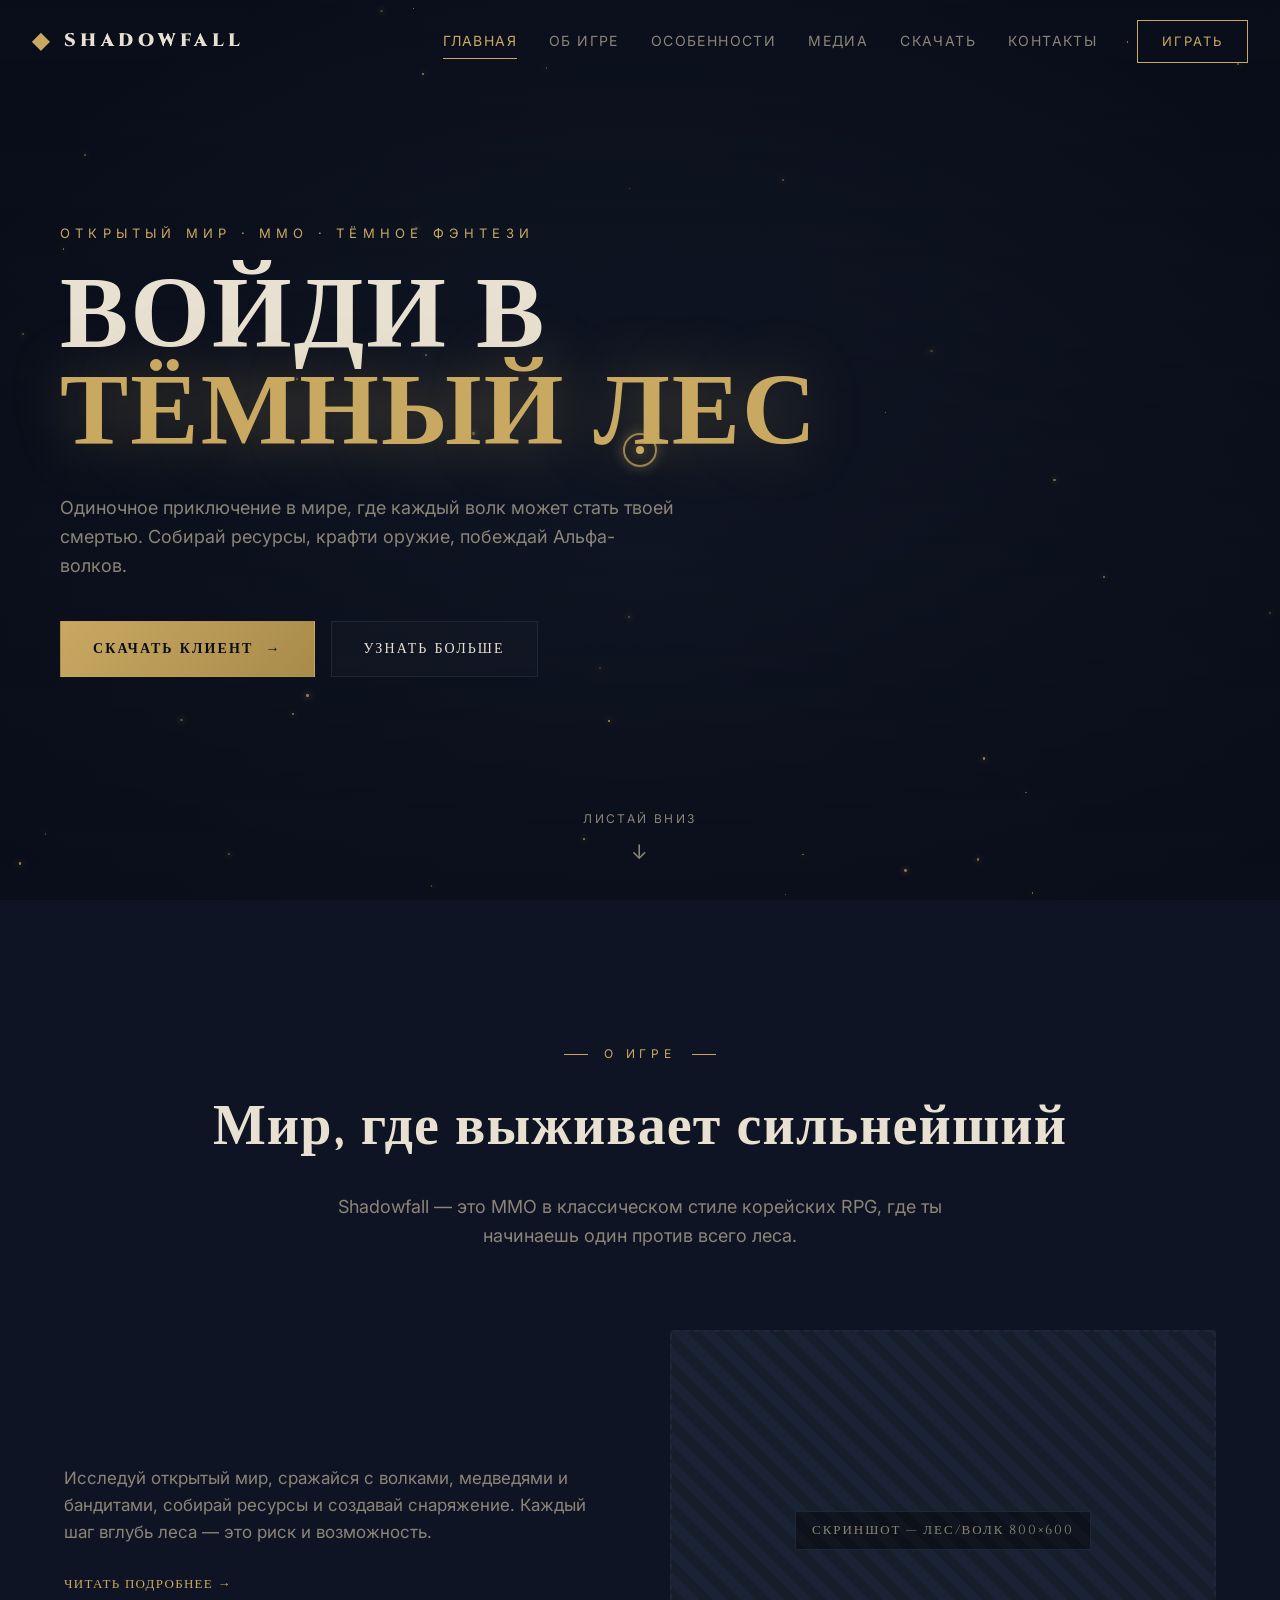
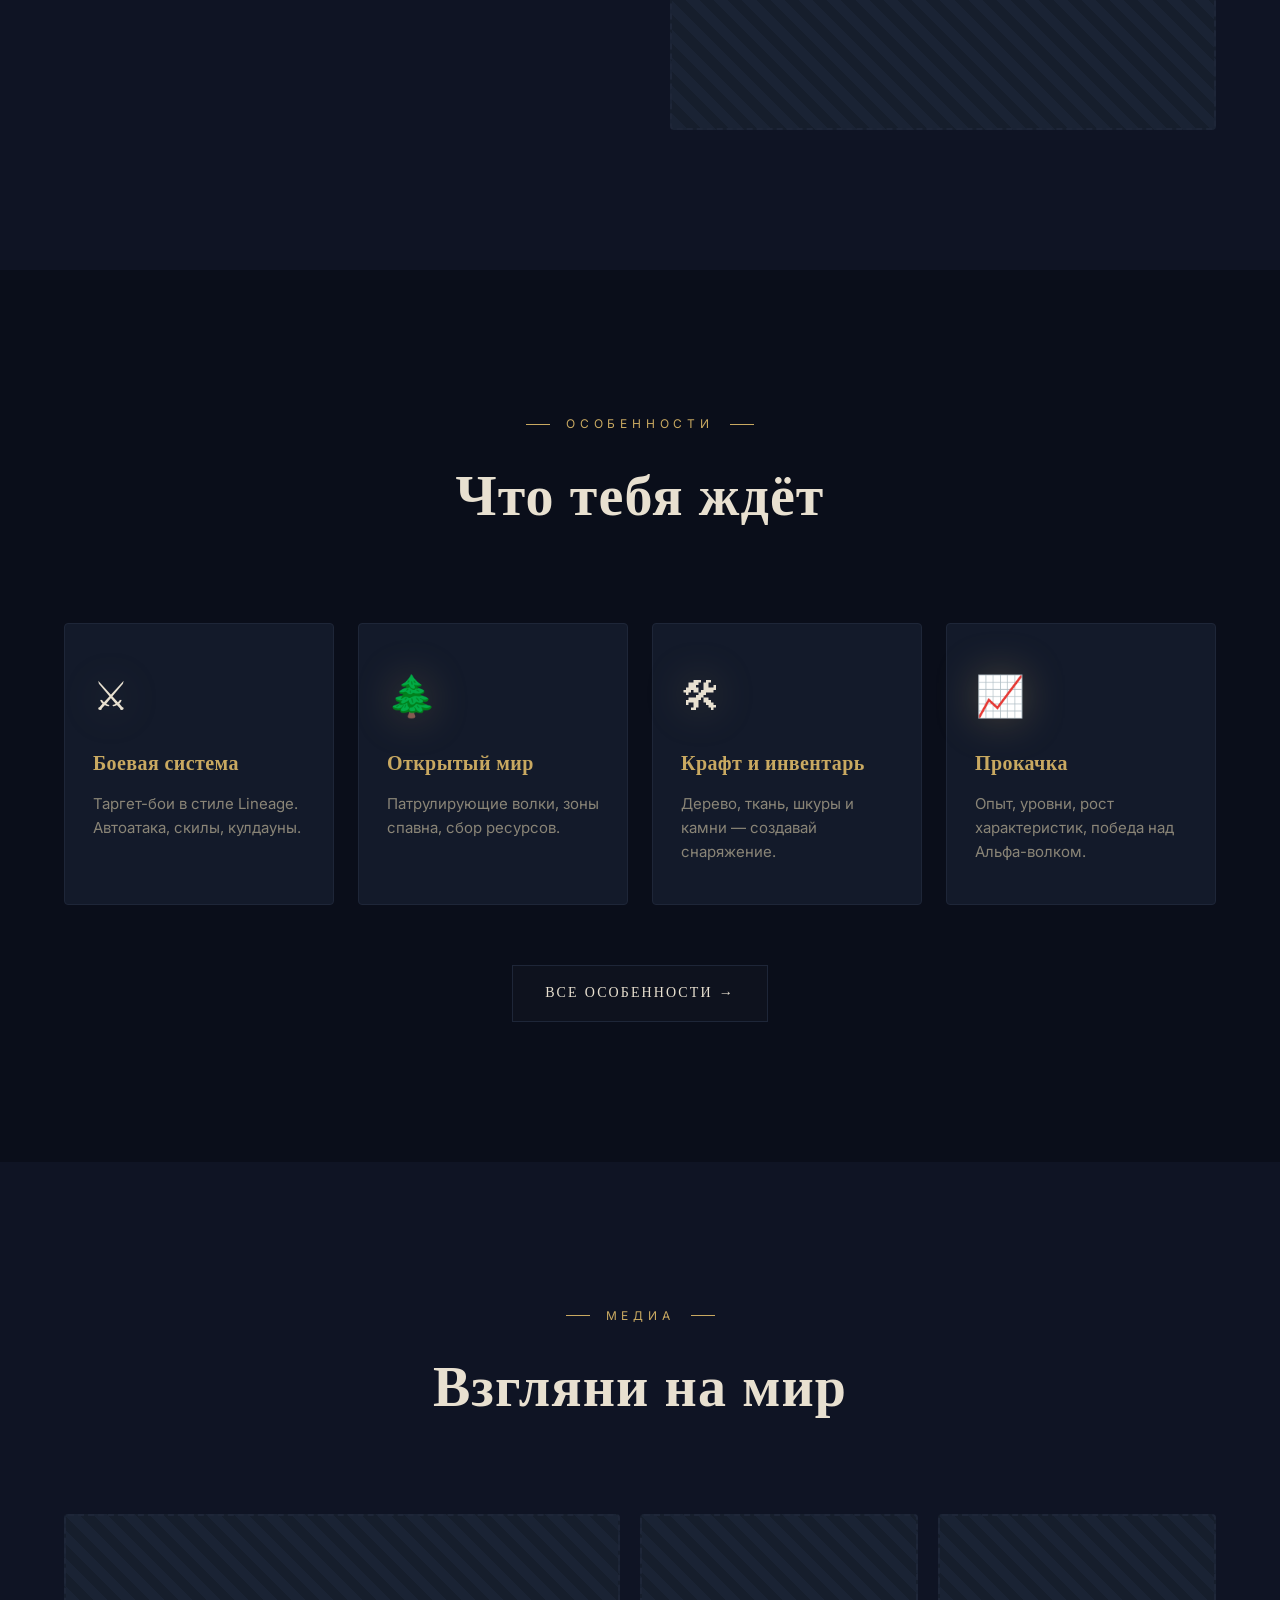
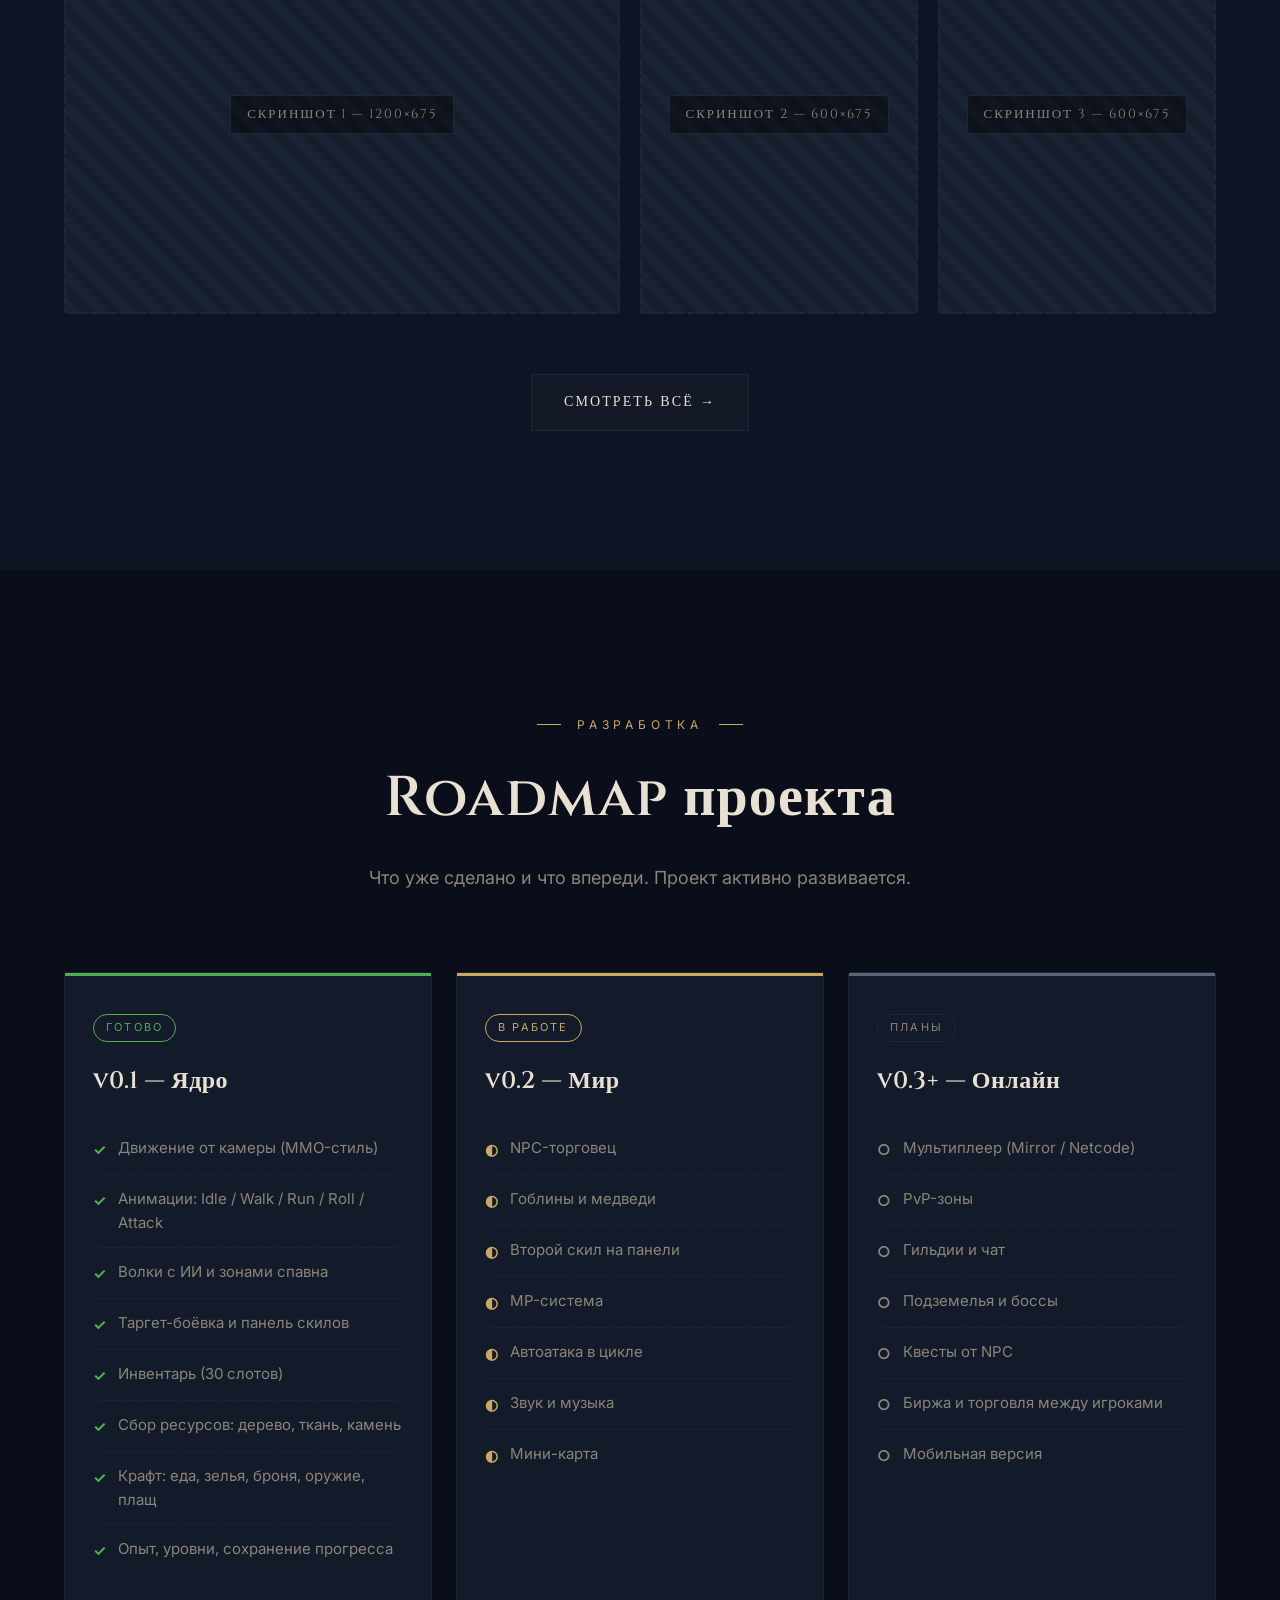
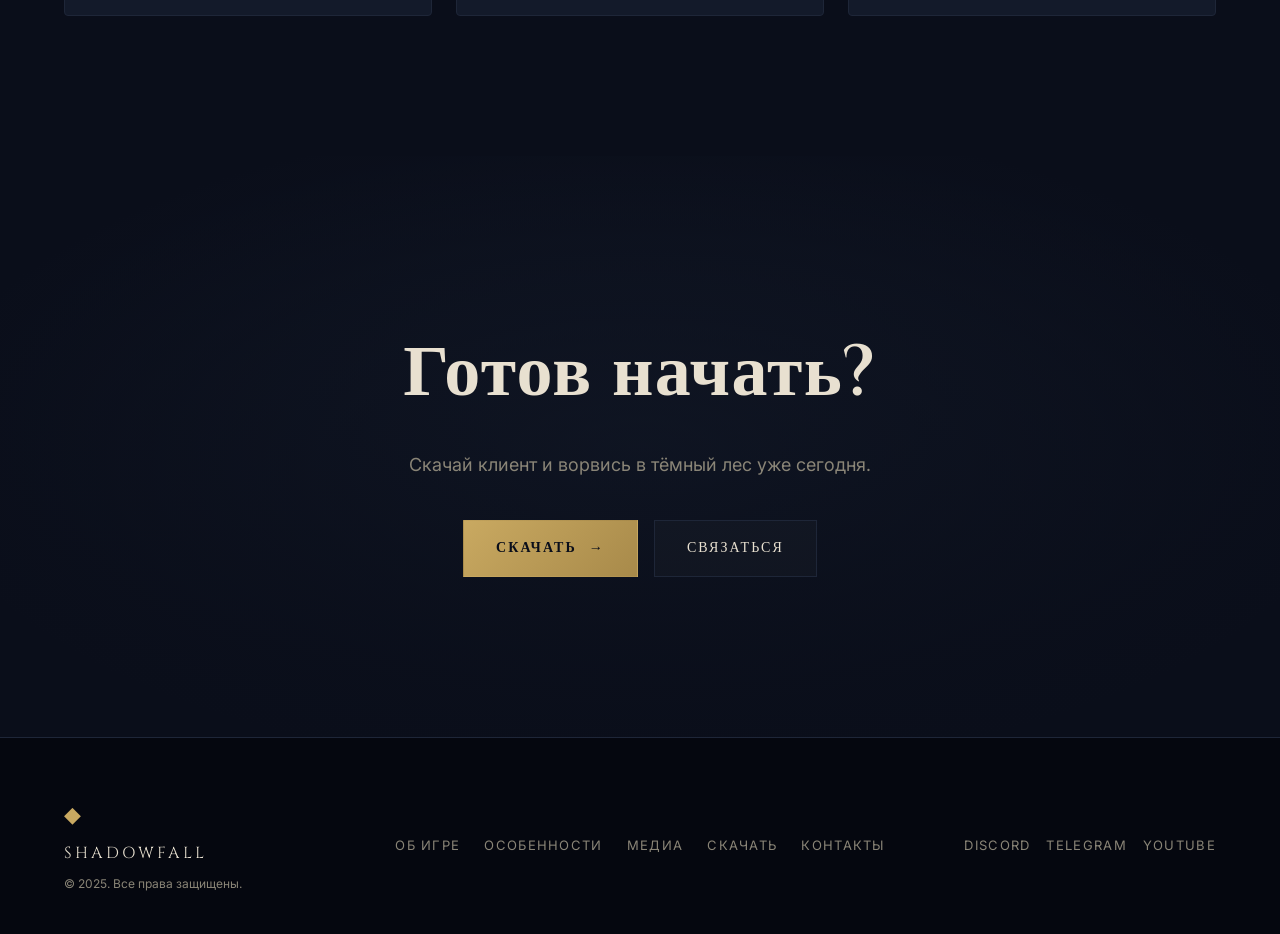
<file: lending/index.html>
<!DOCTYPE html>
<html lang="ru">

<head>
    <meta charset="UTF-8">
    <meta name="viewport" content="width=device-width, initial-scale=1.0">
    <title>Shadowfall — MMO в тёмном фэнтези</title>
    <link rel="preconnect" href="https://fonts.googleapis.com">
    <link rel="preconnect" href="https://fonts.gstatic.com" crossorigin>
    <link
        href="https://fonts.googleapis.com/css2?family=Cinzel:wght@400;600;900&family=Inter:wght@300;400;600&display=swap"
        rel="stylesheet">
    <link rel="stylesheet" href="css/style.css">
</head>

<body>
    <div class="preloader">
        <div class="preloader__mark">◆</div>
        <div class="preloader__text">SHADOWFALL</div>
        <div class="preloader__bar"></div>
    </div>
    <!-- ============ НАВИГАЦИЯ ============ -->
    <header class="nav" id="nav">
        <div class="nav__inner">
            <a href="index.html" class="nav__logo">
                <span class="nav__logo-mark">◆</span>
                <span class="nav__logo-text">SHADOWFALL</span>
            </a>
            <nav class="nav__menu" id="navMenu">
                <a href="index.html" class="nav__link is-active">Главная</a>
                <a href="about.html" class="nav__link">Об игре</a>
                <a href="features.html" class="nav__link">Особенности</a>
                <a href="media.html" class="nav__link">Медиа</a>
                <a href="download.html" class="nav__link">Скачать</a>
                <a href="contacts.html" class="nav__link">Контакты</a>
            </nav>
            <a href="download.html" class="nav__cta">Играть</a>
            <button class="nav__burger" id="navBurger" aria-label="Меню">
                <span></span><span></span><span></span>
            </button>
        </div>
    </header>

    <!-- ============ HERO ============ -->
    <section class="hero" id="hero">
        <!-- ФОН: положи сюда свою картинку -->
        <div class="hero__bg image-placeholder" data-label="FON HERO — 1920×1080"></div>
        <div class="hero__overlay"></div>

        <!-- Плавающие искры (эффект) -->
        <div class="hero__particles" id="particles"></div>

        <div class="hero__content">
            <p class="hero__eyebrow">ОТКРЫТЫЙ МИР · MMO · ТЁМНОЕ ФЭНТЕЗИ</p>
            <h1 class="hero__title">
                <span>ВОЙДИ В</span>
                <span class="hero__title-gold">ТЁМНЫЙ ЛЕС</span>
            </h1>
            <p class="hero__subtitle">
                Одиночное приключение в мире, где каждый волк может стать твоей смертью.
                Собирай ресурсы, крафти оружие, побеждай Альфа-волков.
            </p>
            <div class="hero__buttons">
                <a href="download.html" class="btn btn--primary">
                    <span>Скачать клиент</span>
                    <span class="btn__arrow">→</span>
                </a>
                <a href="about.html" class="btn btn--ghost">Узнать больше</a>
            </div>
        </div>

        <div class="hero__scroll-hint">
            <span>Листай вниз</span>
            <span class="hero__scroll-arrow">↓</span>
        </div>
    </section>

    <!-- ============ О ИГРЕ (кратко) ============ -->
    <section class="section section--dark" id="about-preview">
        <div class="container">
            <div class="section__head reveal">
                <span class="section__eyebrow">О ИГРЕ</span>
                <h2 class="section__title">Мир, где выживает сильнейший</h2>
                <p class="section__lead">
                    Shadowfall — это MMO в классическом стиле корейских RPG,
                    где ты начинаешь один против всего леса.
                </p>
            </div>

            <div class="about-grid">
                <div class="about-grid__text reveal">
                    <p>
                        Исследуй открытый мир, сражайся с волками, медведями и бандитами,
                        собирай ресурсы и создавай снаряжение. Каждый шаг вглубь леса — это риск
                        и возможность.
                    </p>
                    <a href="about.html" class="link-arrow">Читать подробнее →</a>
                </div>
                <div class="about-grid__image image-placeholder reveal" data-label="СКРИНШОТ — ЛЕС/ВОЛК 800×600"></div>
            </div>
        </div>
    </section>

    <!-- ============ ОСОБЕННОСТИ ============ -->
    <section class="section" id="features-preview">
        <div class="container">
            <div class="section__head reveal">
                <span class="section__eyebrow">ОСОБЕННОСТИ</span>
                <h2 class="section__title">Что тебя ждёт</h2>
            </div>

            <div class="features-grid">
                <article class="feature-card reveal" data-tilt>
                    <div class="feature-card__icon">⚔</div>
                    <h3 class="feature-card__title">Боевая система</h3>
                    <p class="feature-card__text">Таргет-бои в стиле Lineage. Автоатака, скилы, кулдауны.</p>
                </article>

                <article class="feature-card reveal" data-tilt>
                    <div class="feature-card__icon">🌲</div>
                    <h3 class="feature-card__title">Открытый мир</h3>
                    <p class="feature-card__text">Патрулирующие волки, зоны спавна, сбор ресурсов.</p>
                </article>

                <article class="feature-card reveal" data-tilt>
                    <div class="feature-card__icon">🛠</div>
                    <h3 class="feature-card__title">Крафт и инвентарь</h3>
                    <p class="feature-card__text">Дерево, ткань, шкуры и камни — создавай снаряжение.</p>
                </article>

                <article class="feature-card reveal" data-tilt>
                    <div class="feature-card__icon">📈</div>
                    <h3 class="feature-card__title">Прокачка</h3>
                    <p class="feature-card__text">Опыт, уровни, рост характеристик, победа над Альфа-волком.</p>
                </article>
            </div>

            <div class="section__more reveal">
                <a href="features.html" class="btn btn--ghost">Все особенности →</a>
            </div>
        </div>
    </section>

    <!-- ============ МЕДИА (превью) ============ -->
    <section class="section section--dark" id="media-preview">
        <div class="container">
            <div class="section__head reveal">
                <span class="section__eyebrow">МЕДИА</span>
                <h2 class="section__title">Взгляни на мир</h2>
            </div>

            <div class="media-grid">
                <div class="media-grid__item image-placeholder reveal" data-label="СКРИНШОТ 1 — 1200×675"></div>
                <div class="media-grid__item image-placeholder reveal" data-label="СКРИНШОТ 2 — 600×675"></div>
                <div class="media-grid__item image-placeholder reveal" data-label="СКРИНШОТ 3 — 600×675"></div>
            </div>

            <div class="section__more reveal">
                <a href="media.html" class="btn btn--ghost">Смотреть всё →</a>
            </div>
        </div>
    </section>
    <!-- ============ ROADMAP ============ -->
    <section class="section" id="roadmap">
        <div class="container">
            <div class="section__head reveal">
                <span class="section__eyebrow">РАЗРАБОТКА</span>
                <h2 class="section__title">Roadmap проекта</h2>
                <p class="section__lead">Что уже сделано и что впереди. Проект активно развивается.</p>
            </div>

            <div class="roadmap">
                <div class="roadmap__col roadmap__col--done reveal">
                    <span class="roadmap__status">Готово</span>
                    <h3 class="roadmap__title">v0.1 — Ядро</h3>
                    <ul class="roadmap__list">
                        <li>Движение от камеры (MMO-стиль)</li>
                        <li>Анимации: Idle / Walk / Run / Roll / Attack</li>
                        <li>Волки с ИИ и зонами спавна</li>
                        <li>Таргет-боёвка и панель скилов</li>
                        <li>Инвентарь (30 слотов)</li>
                        <li>Сбор ресурсов: дерево, ткань, камень</li>
                        <li>Крафт: еда, зелья, броня, оружие, плащ</li>
                        <li>Опыт, уровни, сохранение прогресса</li>
                    </ul>
                </div>

                <div class="roadmap__col roadmap__col--wip reveal">
                    <span class="roadmap__status">В работе</span>
                    <h3 class="roadmap__title">v0.2 — Мир</h3>
                    <ul class="roadmap__list">
                        <li>NPC-торговец</li>
                        <li>Гоблины и медведи</li>
                        <li>Второй скил на панели</li>
                        <li>MP-система</li>
                        <li>Автоатака в цикле</li>
                        <li>Звук и музыка</li>
                        <li>Мини-карта</li>
                    </ul>
                </div>

                <div class="roadmap__col roadmap__col--plan reveal">
                    <span class="roadmap__status">Планы</span>
                    <h3 class="roadmap__title">v0.3+ — Онлайн</h3>
                    <ul class="roadmap__list">
                        <li>Мультиплеер (Mirror / Netcode)</li>
                        <li>PvP-зоны</li>
                        <li>Гильдии и чат</li>
                        <li>Подземелья и боссы</li>
                        <li>Квесты от NPC</li>
                        <li>Биржа и торговля между игроками</li>
                        <li>Мобильная версия</li>
                    </ul>
                </div>
            </div>
        </div>
    </section>
    <!-- ============ CTA ============ -->
    <section class="cta" id="cta">
        <div class="cta__bg image-placeholder" data-label="ФОН CTA — 1920×800"></div>
        <div class="cta__overlay"></div>
        <div class="container cta__inner">
            <h2 class="cta__title reveal">Готов начать?</h2>
            <p class="cta__subtitle reveal">Скачай клиент и ворвись в тёмный лес уже сегодня.</p>
            <div class="cta__buttons reveal">
                <a href="download.html" class="btn btn--primary">
                    <span>Скачать</span>
                    <span class="btn__arrow">→</span>
                </a>
                <a href="contacts.html" class="btn btn--ghost">Связаться</a>
            </div>
        </div>
    </section>

    <!-- ============ FOOTER ============ -->
    <footer class="footer">
        <div class="container footer__inner">
            <div class="footer__brand">
                <span class="nav__logo-mark">◆</span> SHADOWFALL
                <p class="footer__copy">© 2025. Все права защищены.</p>
            </div>

            <nav class="footer__nav">
                <a href="about.html">Об игре</a>
                <a href="features.html">Особенности</a>
                <a href="media.html">Медиа</a>
                <a href="download.html">Скачать</a>
                <a href="contacts.html">Контакты</a>
            </nav>

            <div class="footer__social">
                <a href="#" class="footer__social-link">Discord</a>
                <a href="#" class="footer__social-link">Telegram</a>
                <a href="#" class="footer__social-link">YouTube</a>
            </div>
        </div>
    </footer>

    <script src="js/main.js"></script>
</body>

</html>
</file>
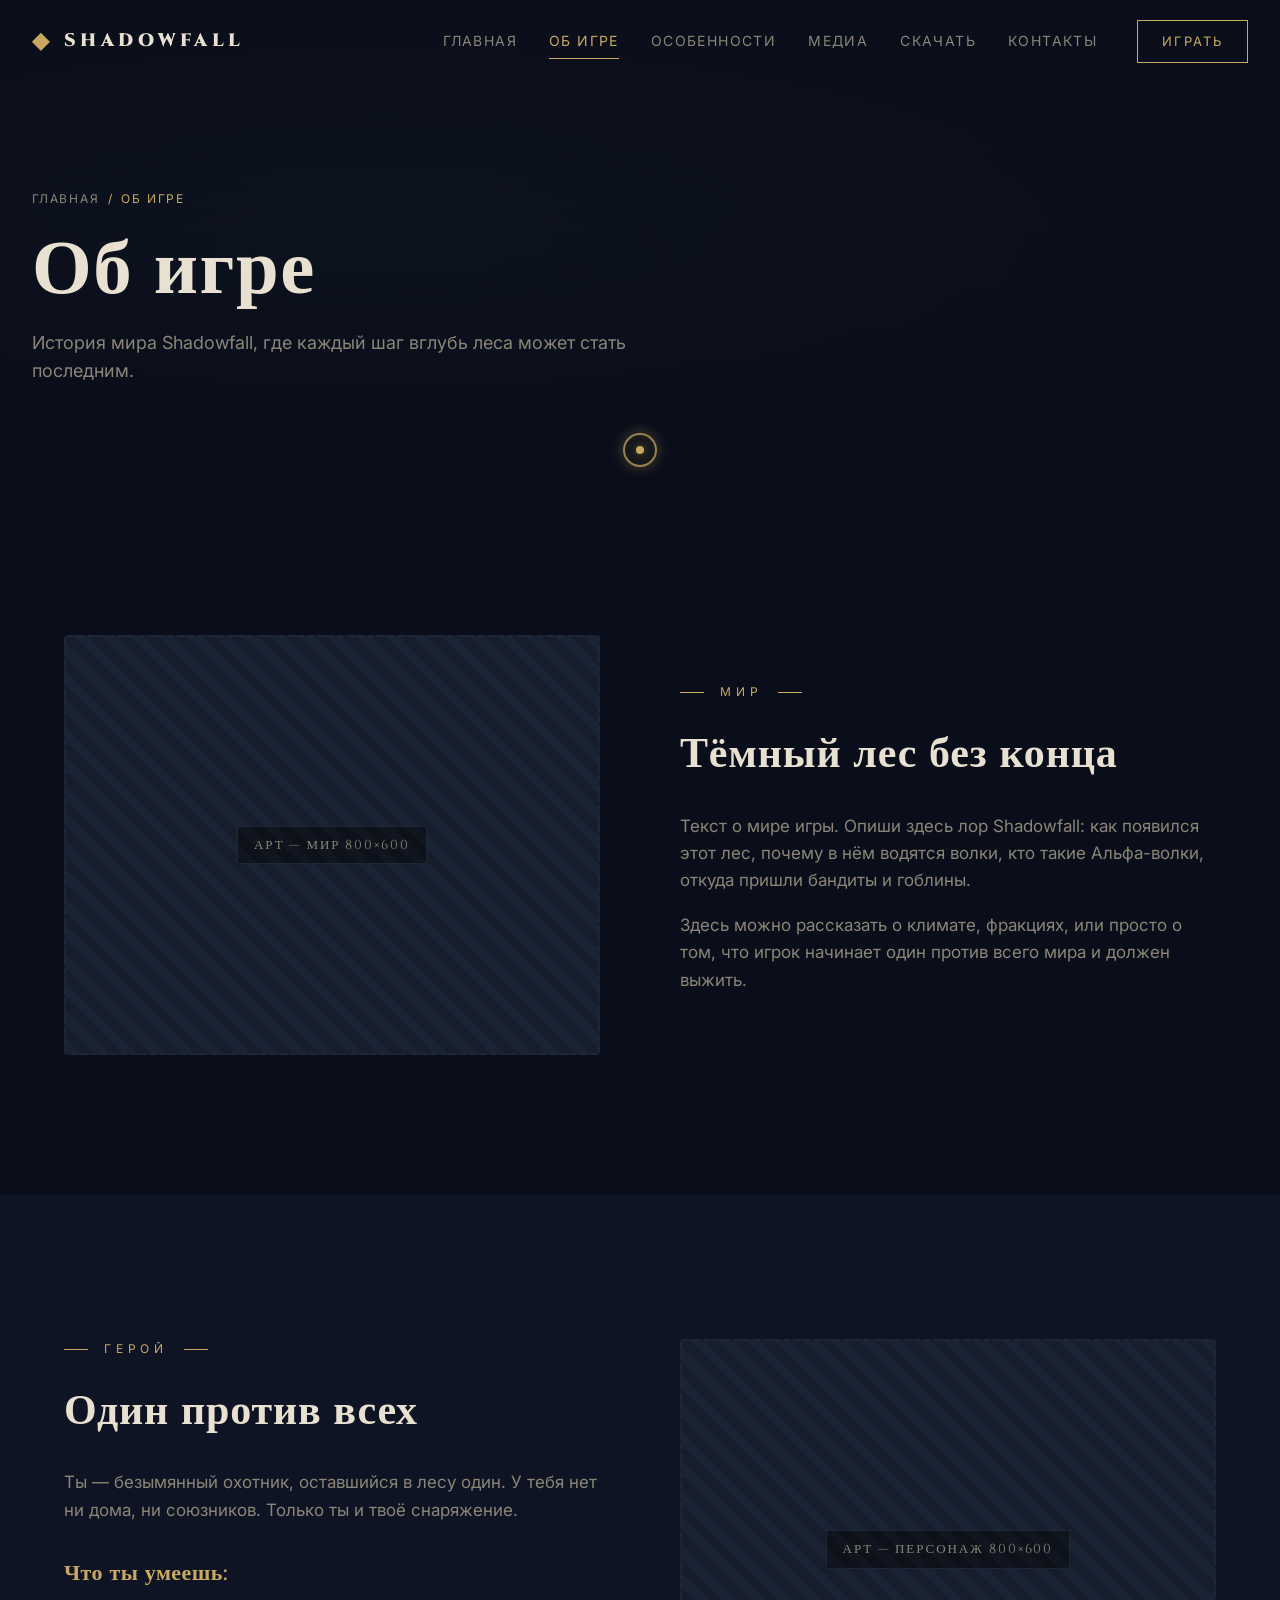
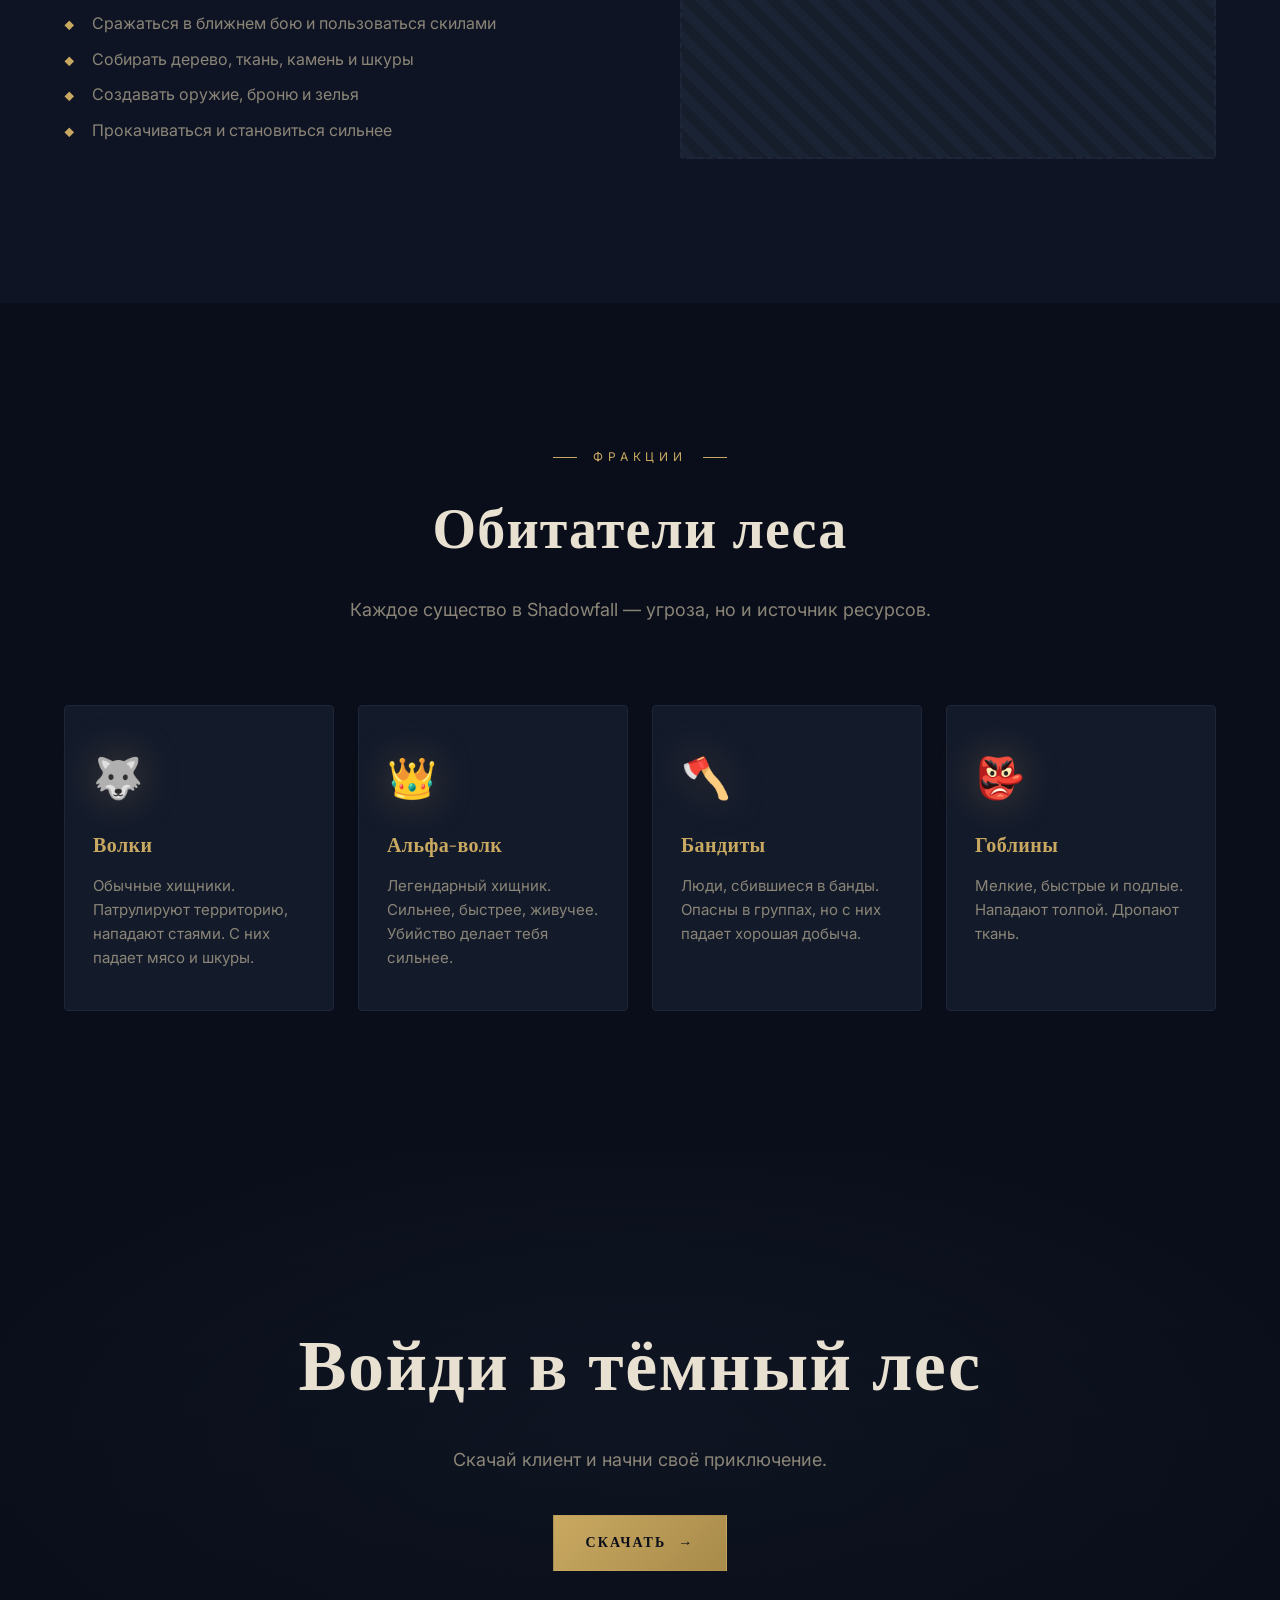
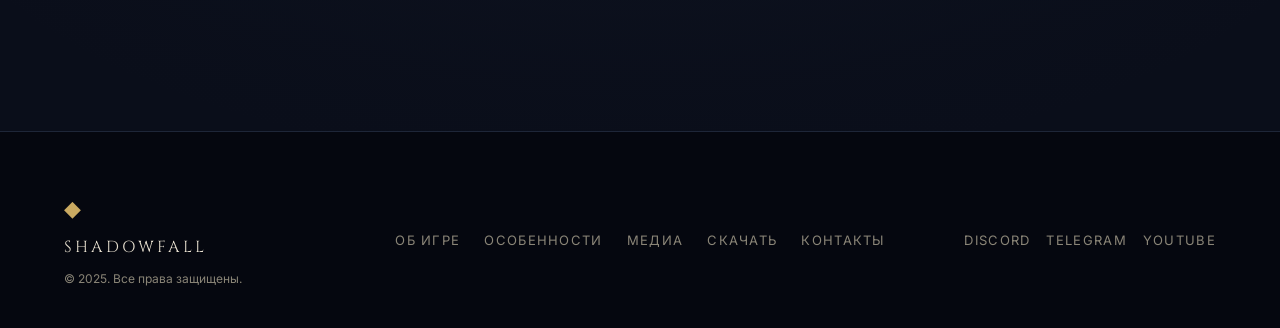
<file: lending/about.html>
<!DOCTYPE html>
<html lang="ru">

<head>
    <meta charset="UTF-8">
    <meta name="viewport" content="width=device-width, initial-scale=1.0">
    <title>Об игре — Shadowfall</title>
    <link rel="preconnect" href="https://fonts.googleapis.com">
    <link rel="preconnect" href="https://fonts.gstatic.com" crossorigin>
    <link
        href="https://fonts.googleapis.com/css2?family=Cinzel:wght@400;600;900&family=Inter:wght@300;400;600&display=swap"
        rel="stylesheet">
    <link rel="stylesheet" href="css/style.css">
</head>

<body>
    <div class="preloader">
        <div class="preloader__mark">◆</div>
        <div class="preloader__text">SHADOWFALL</div>
        <div class="preloader__bar"></div>
    </div>
    <!-- NAV (копируй из index.html, поменяй is-active) -->
    <header class="nav" id="nav">
        <div class="nav__inner">
            <a href="index.html" class="nav__logo">
                <span class="nav__logo-mark">◆</span>
                <span class="nav__logo-text">SHADOWFALL</span>
            </a>
            <nav class="nav__menu" id="navMenu">
                <a href="index.html" class="nav__link">Главная</a>
                <a href="about.html" class="nav__link is-active">Об игре</a>
                <a href="features.html" class="nav__link">Особенности</a>
                <a href="media.html" class="nav__link">Медиа</a>
                <a href="download.html" class="nav__link">Скачать</a>
                <a href="contacts.html" class="nav__link">Контакты</a>
            </nav>
            <a href="download.html" class="nav__cta">Играть</a>
            <button class="nav__burger" id="navBurger" aria-label="Меню">
                <span></span><span></span><span></span>
            </button>
        </div>
    </header>

    <main>

        <!-- PAGE HERO -->
        <section class="page-hero">
            <div class="page-hero__bg image-placeholder" data-label="ФОН — ОБ ИГРЕ 1920×800"></div>
            <div class="page-hero__overlay"></div>
            <div class="page-hero__inner">
                <nav class="breadcrumbs reveal">
                    <a href="index.html">Главная</a>
                    <span>/</span>
                    <span>Об игре</span>
                </nav>
                <h1 class="page-hero__title reveal">Об игре</h1>
                <p class="page-hero__sub reveal">История мира Shadowfall, где каждый шаг вглубь леса может стать
                    последним.</p>
            </div>
        </section>

        <!-- МИР -->
        <section class="section">
            <div class="container">
                <div class="split">
                    <div class="split__image image-placeholder reveal" data-label="АРТ — МИР 800×600"></div>
                    <div class="text-block reveal">
                        <span class="section__eyebrow">МИР</span>
                        <h2>Тёмный лес без конца</h2>
                        <p>Текст о мире игры. Опиши здесь лор Shadowfall: как появился этот лес, почему в нём водятся
                            волки, кто такие Альфа-волки, откуда пришли бандиты и гоблины.</p>
                        <p>Здесь можно рассказать о климате, фракциях, или просто о том, что игрок начинает один против
                            всего мира и должен выжить.</p>
                    </div>
                </div>
            </div>
        </section>

        <!-- ИГРОК -->
        <section class="section section--dark">
            <div class="container">
                <div class="split split--reverse">
                    <div class="split__image image-placeholder reveal" data-label="АРТ — ПЕРСОНАЖ 800×600"></div>
                    <div class="text-block reveal">
                        <span class="section__eyebrow">ГЕРОЙ</span>
                        <h2>Один против всех</h2>
                        <p>Ты — безымянный охотник, оставшийся в лесу один. У тебя нет ни дома, ни союзников. Только ты
                            и твоё снаряжение.</p>
                        <h3>Что ты умеешь:</h3>
                        <ul>
                            <li>Сражаться в ближнем бою и пользоваться скилами</li>
                            <li>Собирать дерево, ткань, камень и шкуры</li>
                            <li>Создавать оружие, броню и зелья</li>
                            <li>Прокачиваться и становиться сильнее</li>
                        </ul>
                    </div>
                </div>
            </div>
        </section>

        <!-- ФРАКЦИИ / ВРАГИ -->
        <section class="section">
            <div class="container">
                <div class="section__head reveal">
                    <span class="section__eyebrow">ФРАКЦИИ</span>
                    <h2 class="section__title">Обитатели леса</h2>
                    <p class="section__lead">Каждое существо в Shadowfall — угроза, но и источник ресурсов.</p>
                </div>

                <div class="features-grid">
                    <article class="feature-card reveal" data-tilt>
                        <div class="feature-card__icon">🐺</div>
                        <h3 class="feature-card__title">Волки</h3>
                        <p class="feature-card__text">Обычные хищники. Патрулируют территорию, нападают стаями. С них
                            падает мясо и шкуры.</p>
                    </article>

                    <article class="feature-card reveal" data-tilt>
                        <div class="feature-card__icon">👑</div>
                        <h3 class="feature-card__title">Альфа-волк</h3>
                        <p class="feature-card__text">Легендарный хищник. Сильнее, быстрее, живучее. Убийство делает
                            тебя сильнее.</p>
                    </article>

                    <article class="feature-card reveal" data-tilt>
                        <div class="feature-card__icon">🪓</div>
                        <h3 class="feature-card__title">Бандиты</h3>
                        <p class="feature-card__text">Люди, сбившиеся в банды. Опасны в группах, но с них падает хорошая
                            добыча.</p>
                    </article>

                    <article class="feature-card reveal" data-tilt>
                        <div class="feature-card__icon">👺</div>
                        <h3 class="feature-card__title">Гоблины</h3>
                        <p class="feature-card__text">Мелкие, быстрые и подлые. Нападают толпой. Дропают ткань.</p>
                    </article>
                </div>
            </div>
        </section>

        <!-- CTA -->
        <section class="cta">
            <div class="cta__bg image-placeholder" data-label="ФОН CTA 1920×800"></div>
            <div class="cta__overlay"></div>
            <div class="container cta__inner">
                <h2 class="cta__title reveal">Войди в тёмный лес</h2>
                <p class="cta__subtitle reveal">Скачай клиент и начни своё приключение.</p>
                <div class="cta__buttons reveal">
                    <a href="download.html" class="btn btn--primary">
                        <span>Скачать</span>
                        <span class="btn__arrow">→</span>
                    </a>
                </div>
            </div>
        </section>

    </main>

    <!-- FOOTER (копируй из index.html) -->
    <footer class="footer">
        <div class="container footer__inner">
            <div class="footer__brand">
                <span class="nav__logo-mark">◆</span> SHADOWFALL
                <p class="footer__copy">© 2025. Все права защищены.</p>
            </div>
            <nav class="footer__nav">
                <a href="about.html">Об игре</a>
                <a href="features.html">Особенности</a>
                <a href="media.html">Медиа</a>
                <a href="download.html">Скачать</a>
                <a href="contacts.html">Контакты</a>
            </nav>
            <div class="footer__social">
                <a href="#" class="footer__social-link">Discord</a>
                <a href="#" class="footer__social-link">Telegram</a>
                <a href="#" class="footer__social-link">YouTube</a>
            </div>
        </div>
    </footer>

    <script src="js/main.js"></script>
</body>

</html>
</file>
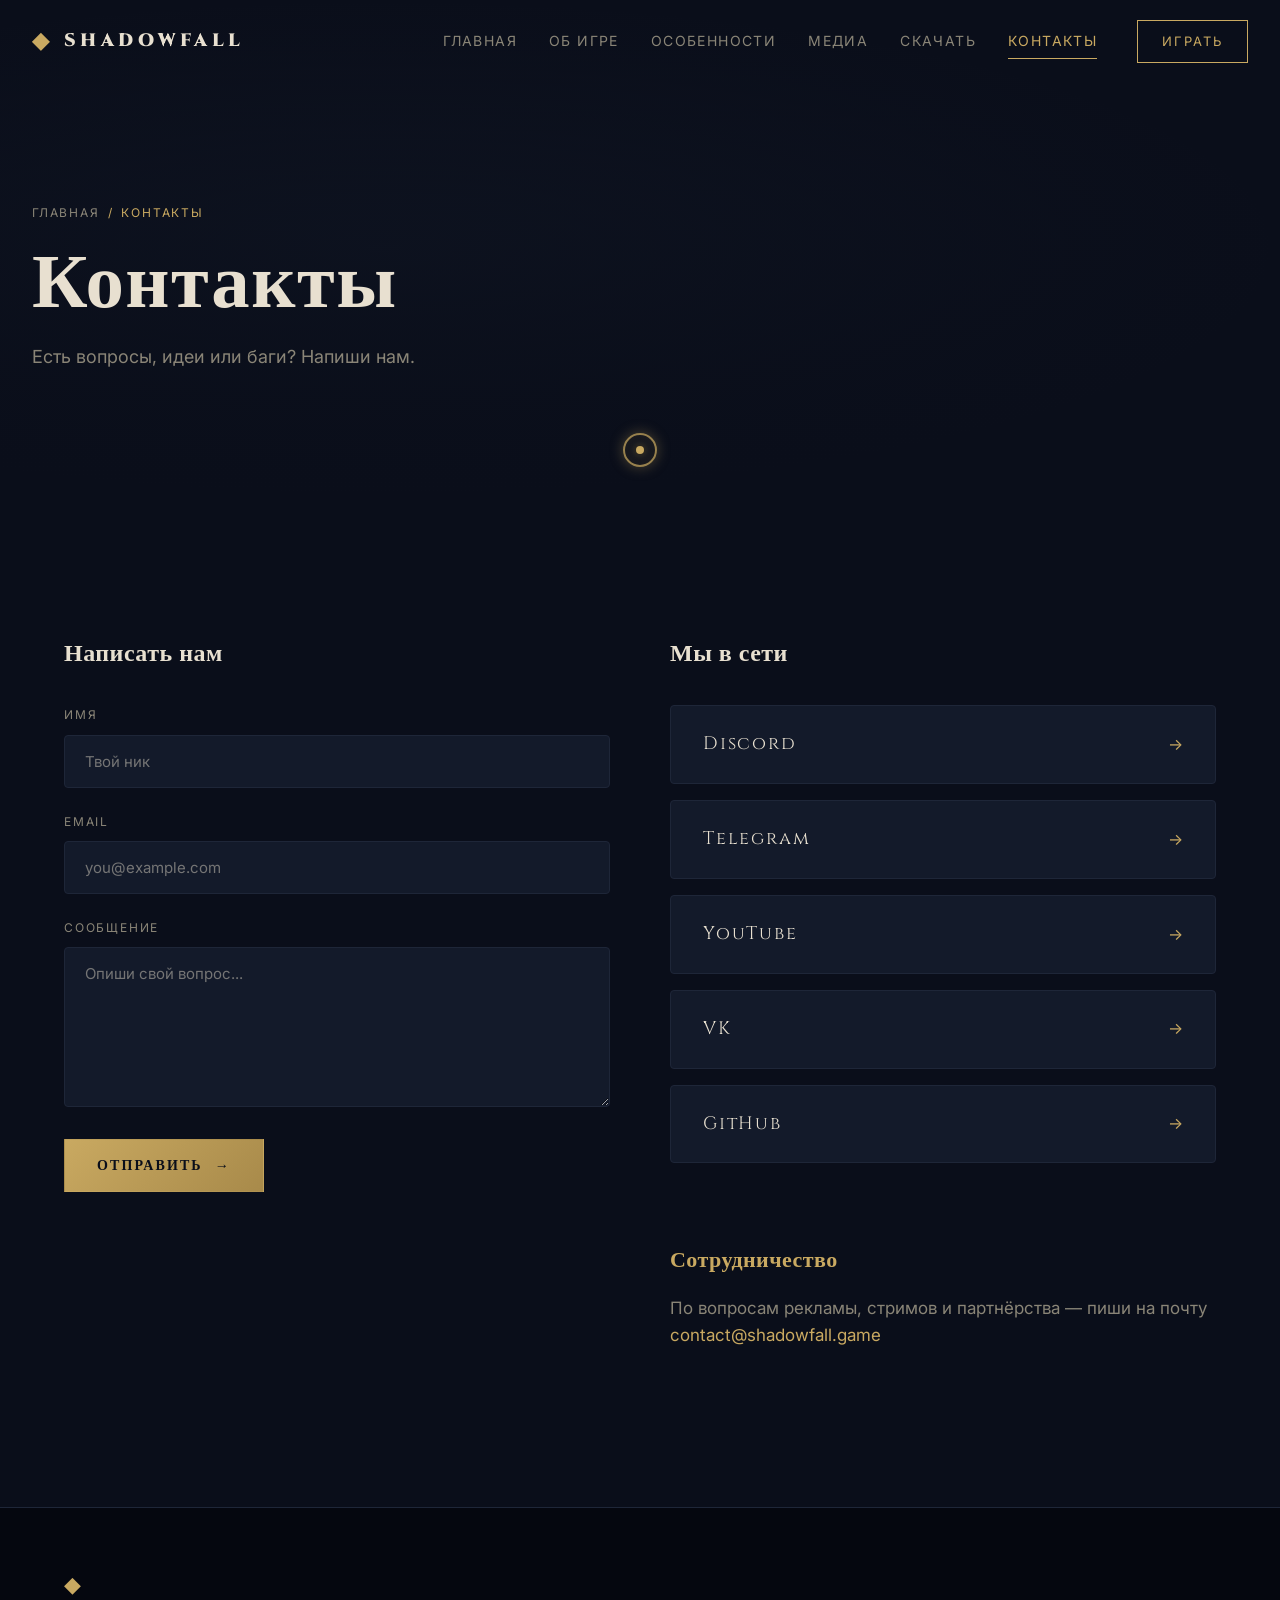
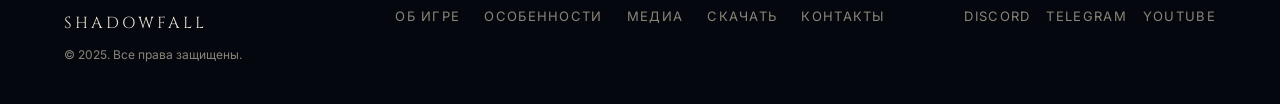
<file: lending/contacts.html>
<!DOCTYPE html>
<html lang="ru">

<head>
    <meta charset="UTF-8">
    <meta name="viewport" content="width=device-width, initial-scale=1.0">
    <title>Контакты — Shadowfall</title>
    <link rel="preconnect" href="https://fonts.googleapis.com">
    <link rel="preconnect" href="https://fonts.gstatic.com" crossorigin>
    <link
        href="https://fonts.googleapis.com/css2?family=Cinzel:wght@400;600;900&family=Inter:wght@300;400;600&display=swap"
        rel="stylesheet">
    <link rel="stylesheet" href="css/style.css">
</head>

<body>
    <div class="preloader">
        <div class="preloader__mark">◆</div>
        <div class="preloader__text">SHADOWFALL</div>
        <div class="preloader__bar"></div>
    </div>
    <header class="nav" id="nav">
        <div class="nav__inner">
            <a href="index.html" class="nav__logo">
                <span class="nav__logo-mark">◆</span>
                <span class="nav__logo-text">SHADOWFALL</span>
            </a>
            <nav class="nav__menu" id="navMenu">
                <a href="index.html" class="nav__link">Главная</a>
                <a href="about.html" class="nav__link">Об игре</a>
                <a href="features.html" class="nav__link">Особенности</a>
                <a href="media.html" class="nav__link">Медиа</a>
                <a href="download.html" class="nav__link">Скачать</a>
                <a href="contacts.html" class="nav__link is-active">Контакты</a>
            </nav>
            <a href="download.html" class="nav__cta">Играть</a>
            <button class="nav__burger" id="navBurger" aria-label="Меню">
                <span></span><span></span><span></span>
            </button>
        </div>
    </header>

    <main>

        <section class="page-hero">
            <div class="page-hero__bg image-placeholder" data-label="ФОН — КОНТАКТЫ 1920×800"></div>
            <div class="page-hero__overlay"></div>
            <div class="page-hero__inner">
                <nav class="breadcrumbs reveal">
                    <a href="index.html">Главная</a>
                    <span>/</span>
                    <span>Контакты</span>
                </nav>
                <h1 class="page-hero__title reveal">Контакты</h1>
                <p class="page-hero__sub reveal">Есть вопросы, идеи или баги? Напиши нам.</p>
            </div>
        </section>

        <section class="section">
            <div class="container">
                <div class="contact-grid">

                    <!-- ФОРМА -->
                    <div class="reveal">
                        <h2 style="margin-bottom: 32px;">Написать нам</h2>

                        <form onsubmit="event.preventDefault(); alert('Сообщение отправлено! (заглушка)');">
                            <div class="form__group">
                                <label class="form__label" for="name">Имя</label>
                                <input class="form__input" type="text" id="name" placeholder="Твой ник" required>
                            </div>

                            <div class="form__group">
                                <label class="form__label" for="email">Email</label>
                                <input class="form__input" type="email" id="email" placeholder="you@example.com"
                                    required>
                            </div>

                            <div class="form__group">
                                <label class="form__label" for="msg">Сообщение</label>
                                <textarea class="form__textarea" id="msg" placeholder="Опиши свой вопрос..."
                                    required></textarea>
                            </div>

                            <button type="submit" class="btn btn--primary">
                                <span>Отправить</span>
                                <span class="btn__arrow">→</span>
                            </button>
                        </form>
                    </div>

                    <!-- СОЦ-СЕТКИ -->
                    <div class="reveal">
                        <h2 style="margin-bottom: 32px;">Мы в сети</h2>

                        <div class="social-list">
                            <a href="#" class="social-link">
                                <span class="social-link__name">Discord</span>
                                <span class="social-link__arrow">→</span>
                            </a>
                            <a href="#" class="social-link">
                                <span class="social-link__name">Telegram</span>
                                <span class="social-link__arrow">→</span>
                            </a>
                            <a href="#" class="social-link">
                                <span class="social-link__name">YouTube</span>
                                <span class="social-link__arrow">→</span>
                            </a>
                            <a href="#" class="social-link">
                                <span class="social-link__name">VK</span>
                                <span class="social-link__arrow">→</span>
                            </a>
                            <a href="#" class="social-link">
                                <span class="social-link__name">GitHub</span>
                                <span class="social-link__arrow">→</span>
                            </a>
                        </div>

                        <div class="text-block mt-80">
                            <h3>Сотрудничество</h3>
                            <p>По вопросам рекламы, стримов и партнёрства — пиши на почту <span
                                    style="color: var(--gold);">contact@shadowfall.game</span></p>
                        </div>
                    </div>

                </div>
            </div>
        </section>

    </main>

    <footer class="footer">
        <div class="container footer__inner">
            <div class="footer__brand">
                <span class="nav__logo-mark">◆</span> SHADOWFALL
                <p class="footer__copy">© 2025. Все права защищены.</p>
            </div>
            <nav class="footer__nav">
                <a href="about.html">Об игре</a>
                <a href="features.html">Особенности</a>
                <a href="media.html">Медиа</a>
                <a href="download.html">Скачать</a>
                <a href="contacts.html">Контакты</a>
            </nav>
            <div class="footer__social">
                <a href="#" class="footer__social-link">Discord</a>
                <a href="#" class="footer__social-link">Telegram</a>
                <a href="#" class="footer__social-link">YouTube</a>
            </div>
        </div>
    </footer>

    <script src="js/main.js"></script>
</body>

</html>
</file>
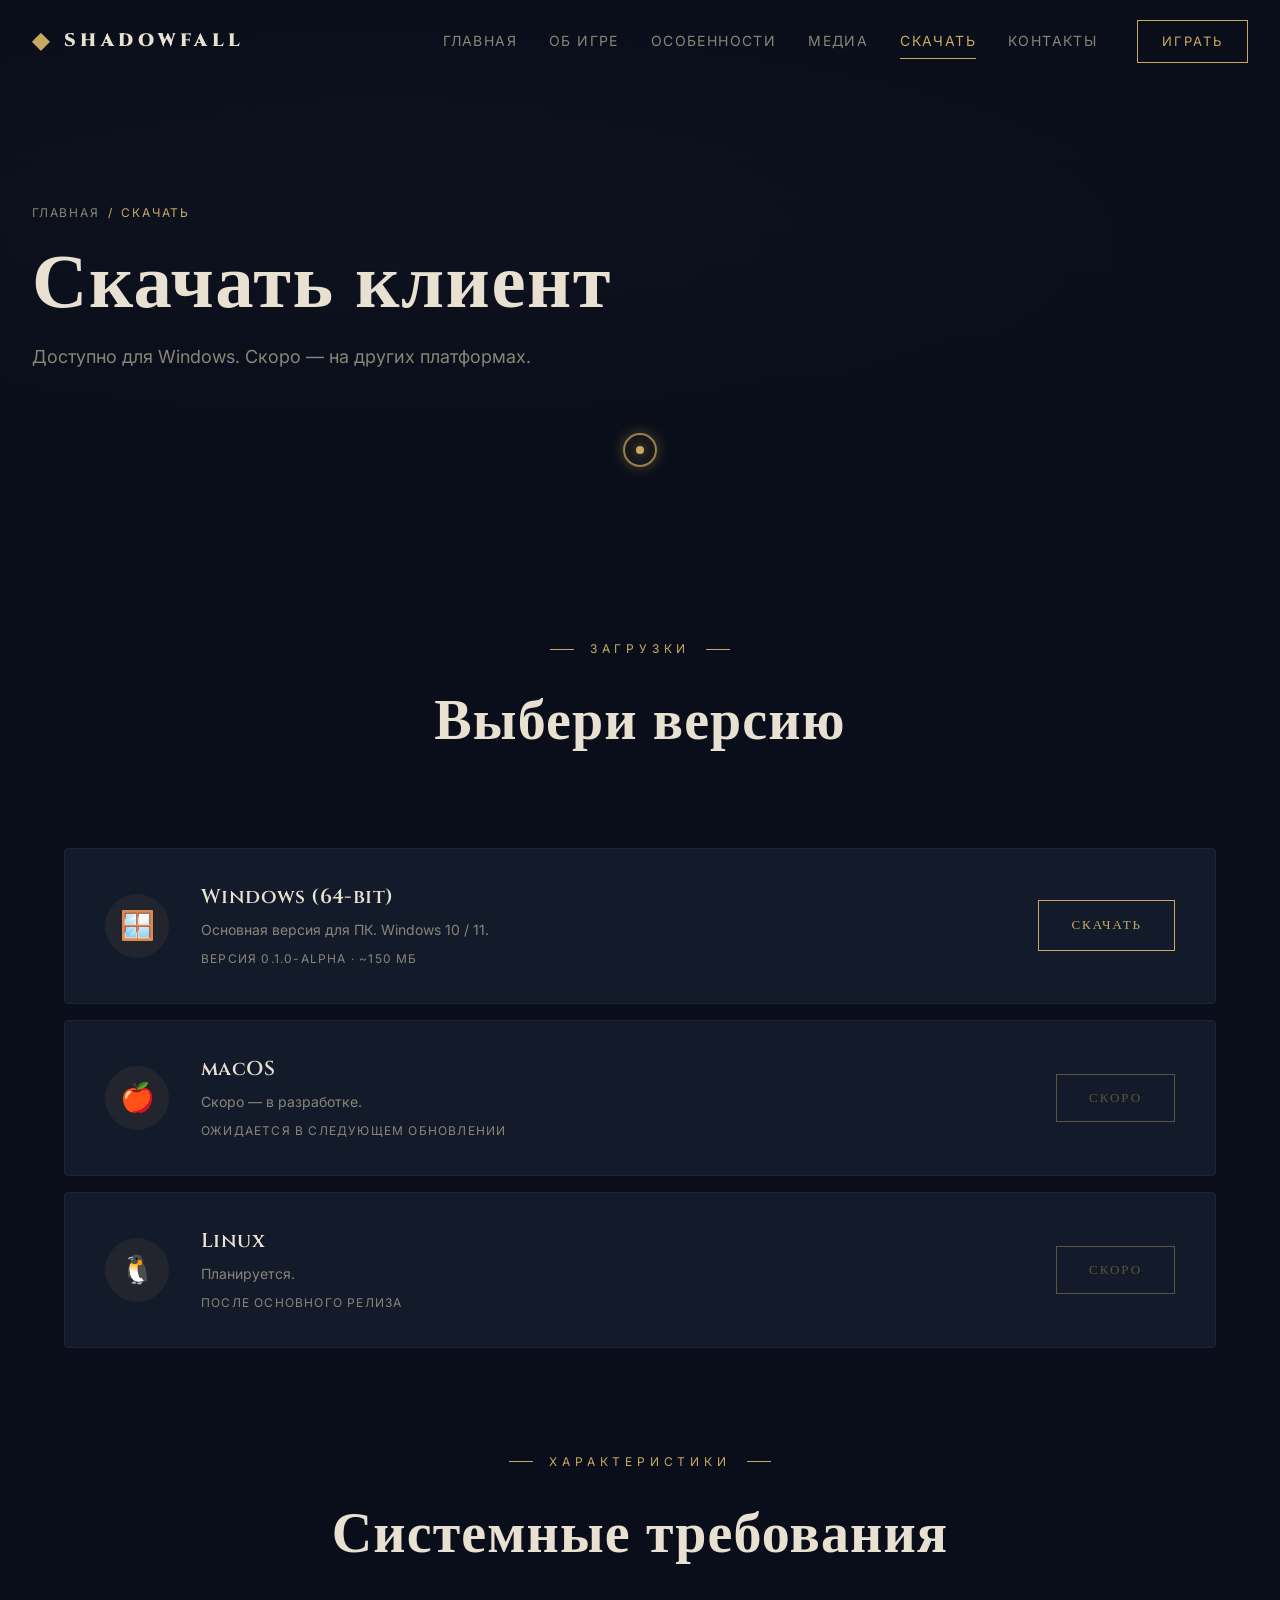
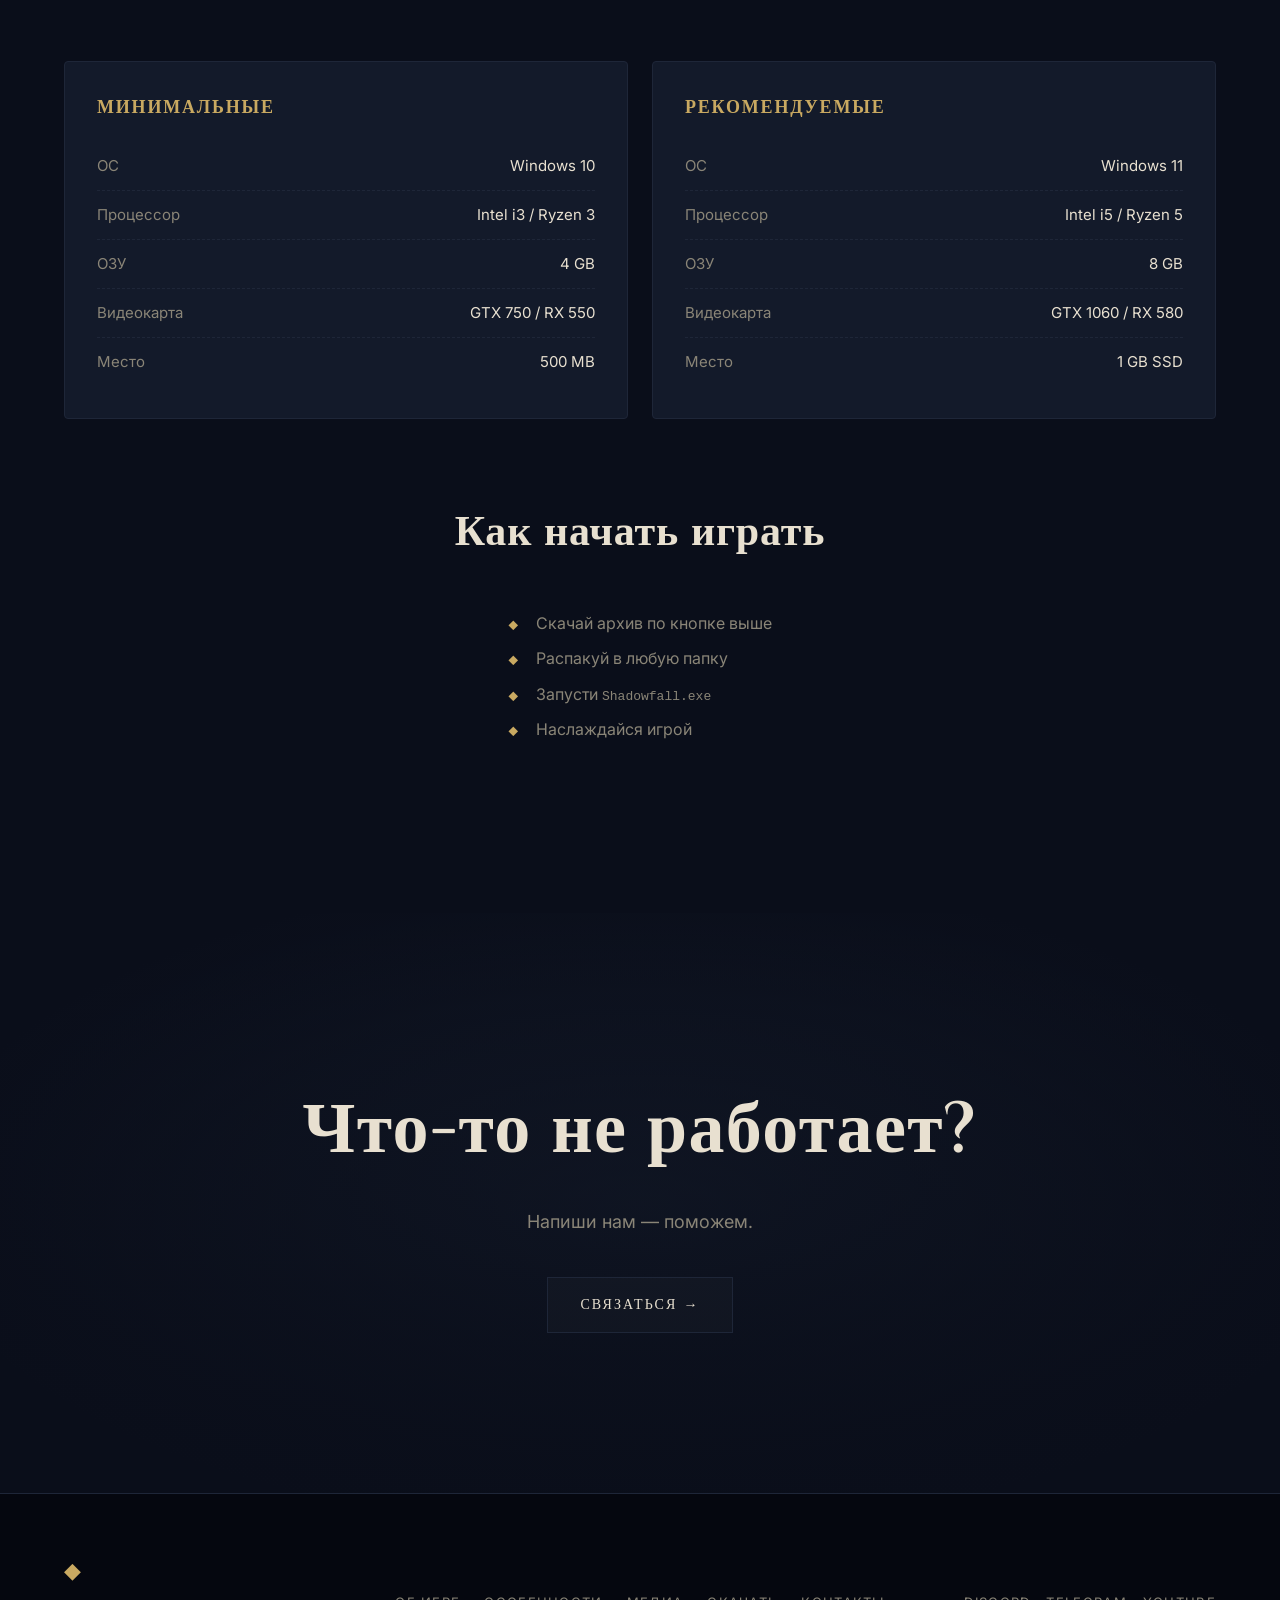
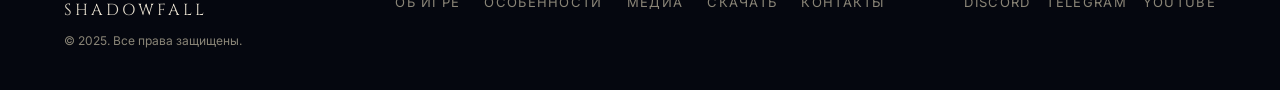
<file: lending/download.html>
<!DOCTYPE html>
<html lang="ru">

<head>
    <meta charset="UTF-8">
    <meta name="viewport" content="width=device-width, initial-scale=1.0">
    <title>Скачать — Shadowfall</title>
    <link rel="preconnect" href="https://fonts.googleapis.com">
    <link rel="preconnect" href="https://fonts.gstatic.com" crossorigin>
    <link
        href="https://fonts.googleapis.com/css2?family=Cinzel:wght@400;600;900&family=Inter:wght@300;400;600&display=swap"
        rel="stylesheet">
    <link rel="stylesheet" href="css/style.css">
</head>

<body>
    <div class="preloader">
        <div class="preloader__mark">◆</div>
        <div class="preloader__text">SHADOWFALL</div>
        <div class="preloader__bar"></div>
    </div>
    <header class="nav" id="nav">
        <div class="nav__inner">
            <a href="index.html" class="nav__logo">
                <span class="nav__logo-mark">◆</span>
                <span class="nav__logo-text">SHADOWFALL</span>
            </a>
            <nav class="nav__menu" id="navMenu">
                <a href="index.html" class="nav__link">Главная</a>
                <a href="about.html" class="nav__link">Об игре</a>
                <a href="features.html" class="nav__link">Особенности</a>
                <a href="media.html" class="nav__link">Медиа</a>
                <a href="download.html" class="nav__link is-active">Скачать</a>
                <a href="contacts.html" class="nav__link">Контакты</a>
            </nav>
            <a href="download.html" class="nav__cta">Играть</a>
            <button class="nav__burger" id="navBurger" aria-label="Меню">
                <span></span><span></span><span></span>
            </button>
        </div>
    </header>

    <main>

        <section class="page-hero">
            <div class="page-hero__bg image-placeholder" data-label="ФОН — СКАЧАТЬ 1920×800"></div>
            <div class="page-hero__overlay"></div>
            <div class="page-hero__inner">
                <nav class="breadcrumbs reveal">
                    <a href="index.html">Главная</a>
                    <span>/</span>
                    <span>Скачать</span>
                </nav>
                <h1 class="page-hero__title reveal">Скачать клиент</h1>
                <p class="page-hero__sub reveal">Доступно для Windows. Скоро — на других платформах.</p>
            </div>
        </section>

        <section class="section">
            <div class="container">

                <div class="section__head reveal">
                    <span class="section__eyebrow">ЗАГРУЗКИ</span>
                    <h2 class="section__title">Выбери версию</h2>
                </div>

                <div class="reveal">
                    <div class="download-card">
                        <div class="download-card__icon">🪟</div>
                        <div class="download-card__info">
                            <h3>Windows (64-bit)</h3>
                            <p>Основная версия для ПК. Windows 10 / 11.</p>
                            <small>Версия 0.1.0-alpha · ~150 МБ</small>
                        </div>
                        <a href="#" class="download-card__btn">Скачать</a>
                    </div>

                    <div class="download-card">
                        <div class="download-card__icon">🍎</div>
                        <div class="download-card__info">
                            <h3>macOS</h3>
                            <p>Скоро — в разработке.</p>
                            <small>Ожидается в следующем обновлении</small>
                        </div>
                        <button class="download-card__btn" disabled
                            style="opacity:.4; cursor:not-allowed;">Скоро</button>
                    </div>

                    <div class="download-card">
                        <div class="download-card__icon">🐧</div>
                        <div class="download-card__info">
                            <h3>Linux</h3>
                            <p>Планируется.</p>
                            <small>После основного релиза</small>
                        </div>
                        <button class="download-card__btn" disabled
                            style="opacity:.4; cursor:not-allowed;">Скоро</button>
                    </div>
                </div>

                <!-- СИСТЕМНЫЕ ТРЕБОВАНИЯ -->
                <div class="section__head reveal" style="margin-top: 100px;">
                    <span class="section__eyebrow">ХАРАКТЕРИСТИКИ</span>
                    <h2 class="section__title">Системные требования</h2>
                </div>

                <div class="sysreq reveal">
                    <div class="sysreq__col">
                        <h4>Минимальные</h4>
                        <div class="sysreq__row"><span>ОС</span><span>Windows 10</span></div>
                        <div class="sysreq__row"><span>Процессор</span><span>Intel i3 / Ryzen 3</span></div>
                        <div class="sysreq__row"><span>ОЗУ</span><span>4 GB</span></div>
                        <div class="sysreq__row"><span>Видеокарта</span><span>GTX 750 / RX 550</span></div>
                        <div class="sysreq__row"><span>Место</span><span>500 MB</span></div>
                    </div>

                    <div class="sysreq__col">
                        <h4>Рекомендуемые</h4>
                        <div class="sysreq__row"><span>ОС</span><span>Windows 11</span></div>
                        <div class="sysreq__row"><span>Процессор</span><span>Intel i5 / Ryzen 5</span></div>
                        <div class="sysreq__row"><span>ОЗУ</span><span>8 GB</span></div>
                        <div class="sysreq__row"><span>Видеокарта</span><span>GTX 1060 / RX 580</span></div>
                        <div class="sysreq__row"><span>Место</span><span>1 GB SSD</span></div>
                    </div>
                </div>

                <!-- ИНСТРУКЦИЯ -->
                <div class="text-block text-block--center reveal mt-80">
                    <h2>Как начать играть</h2>
                    <ul style="text-align:left; display:inline-block; max-width: 600px;">
                        <li>Скачай архив по кнопке выше</li>
                        <li>Распакуй в любую папку</li>
                        <li>Запусти <code>Shadowfall.exe</code></li>
                        <li>Наслаждайся игрой</li>
                    </ul>
                </div>

            </div>
        </section>

        <section class="cta">
            <div class="cta__bg image-placeholder" data-label="ФОН CTA 1920×800"></div>
            <div class="cta__overlay"></div>
            <div class="container cta__inner">
                <h2 class="cta__title reveal">Что-то не работает?</h2>
                <p class="cta__subtitle reveal">Напиши нам — поможем.</p>
                <div class="cta__buttons reveal">
                    <a href="contacts.html" class="btn btn--ghost">Связаться →</a>
                </div>
            </div>
        </section>

    </main>

    <footer class="footer">
        <div class="container footer__inner">
            <div class="footer__brand">
                <span class="nav__logo-mark">◆</span> SHADOWFALL
                <p class="footer__copy">© 2025. Все права защищены.</p>
            </div>
            <nav class="footer__nav">
                <a href="about.html">Об игре</a>
                <a href="features.html">Особенности</a>
                <a href="media.html">Медиа</a>
                <a href="download.html">Скачать</a>
                <a href="contacts.html">Контакты</a>
            </nav>
            <div class="footer__social">
                <a href="#" class="footer__social-link">Discord</a>
                <a href="#" class="footer__social-link">Telegram</a>
                <a href="#" class="footer__social-link">YouTube</a>
            </div>
        </div>
    </footer>

    <script src="js/main.js"></script>
</body>

</html>
</file>
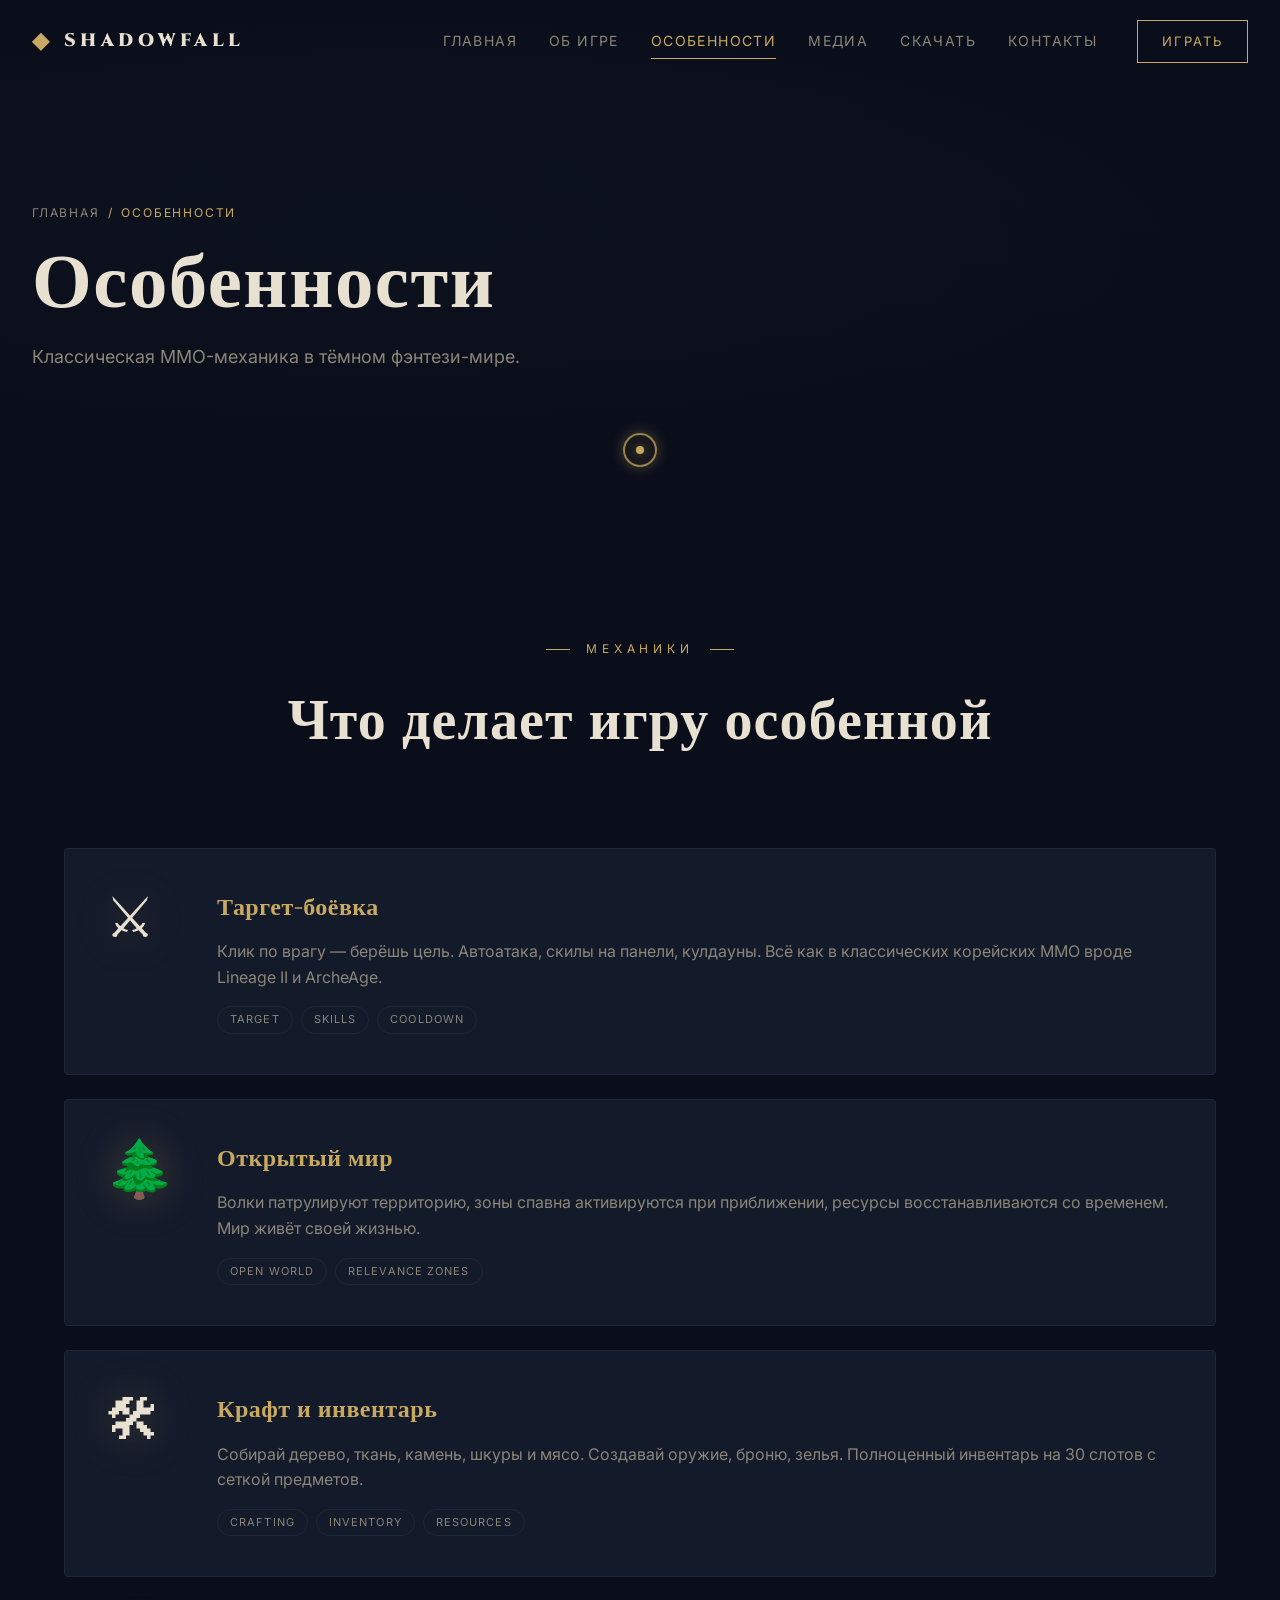
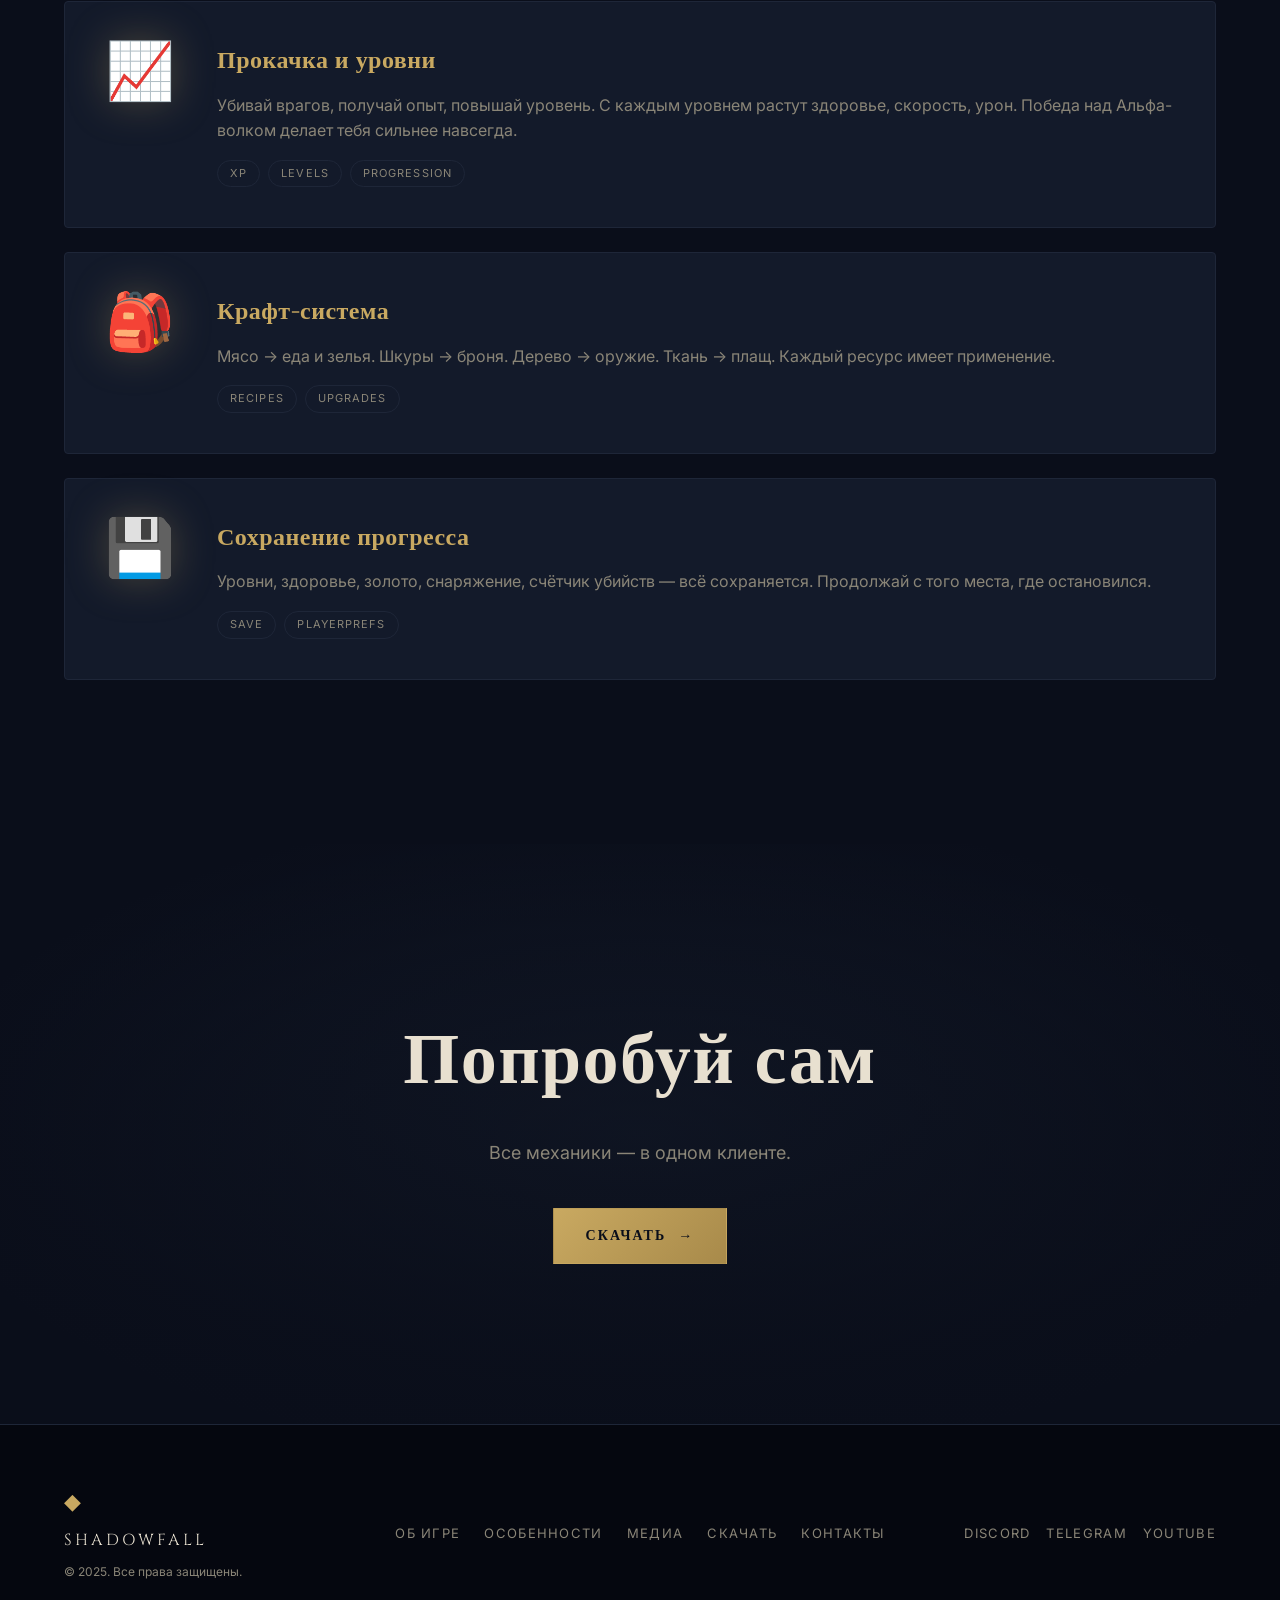
<file: lending/features.html>
<!DOCTYPE html>
<html lang="ru">

<head>
    <meta charset="UTF-8">
    <meta name="viewport" content="width=device-width, initial-scale=1.0">
    <title>Особенности — Shadowfall</title>
    <link rel="preconnect" href="https://fonts.googleapis.com">
    <link rel="preconnect" href="https://fonts.gstatic.com" crossorigin>
    <link
        href="https://fonts.googleapis.com/css2?family=Cinzel:wght@400;600;900&family=Inter:wght@300;400;600&display=swap"
        rel="stylesheet">
    <link rel="stylesheet" href="css/style.css">
</head>

<body>
    <div class="preloader">
        <div class="preloader__mark">◆</div>
        <div class="preloader__text">SHADOWFALL</div>
        <div class="preloader__bar"></div>
    </div>
    <header class="nav" id="nav">
        <div class="nav__inner">
            <a href="index.html" class="nav__logo">
                <span class="nav__logo-mark">◆</span>
                <span class="nav__logo-text">SHADOWFALL</span>
            </a>
            <nav class="nav__menu" id="navMenu">
                <a href="index.html" class="nav__link">Главная</a>
                <a href="about.html" class="nav__link">Об игре</a>
                <a href="features.html" class="nav__link is-active">Особенности</a>
                <a href="media.html" class="nav__link">Медиа</a>
                <a href="download.html" class="nav__link">Скачать</a>
                <a href="contacts.html" class="nav__link">Контакты</a>
            </nav>
            <a href="download.html" class="nav__cta">Играть</a>
            <button class="nav__burger" id="navBurger" aria-label="Меню">
                <span></span><span></span><span></span>
            </button>
        </div>
    </header>

    <main>

        <section class="page-hero">
            <div class="page-hero__bg image-placeholder" data-label="ФОН — ОСОБЕННОСТИ 1920×800"></div>
            <div class="page-hero__overlay"></div>
            <div class="page-hero__inner">
                <nav class="breadcrumbs reveal">
                    <a href="index.html">Главная</a>
                    <span>/</span>
                    <span>Особенности</span>
                </nav>
                <h1 class="page-hero__title reveal">Особенности</h1>
                <p class="page-hero__sub reveal">Классическая MMO-механика в тёмном фэнтези-мире.</p>
            </div>
        </section>

        <section class="section">
            <div class="container">
                <div class="section__head reveal">
                    <span class="section__eyebrow">МЕХАНИКИ</span>
                    <h2 class="section__title">Что делает игру особенной</h2>
                </div>

                <article class="feature-large reveal">
                    <div class="feature-large__icon">⚔</div>
                    <div class="feature-large__body">
                        <h3>Таргет-боёвка</h3>
                        <p>Клик по врагу — берёшь цель. Автоатака, скилы на панели, кулдауны. Всё как в классических
                            корейских MMO вроде Lineage II и ArcheAge.</p>
                        <div class="feature-large__tags">
                            <span class="feature-large__tag">Target</span>
                            <span class="feature-large__tag">Skills</span>
                            <span class="feature-large__tag">Cooldown</span>
                        </div>
                    </div>
                </article>

                <article class="feature-large reveal">
                    <div class="feature-large__icon">🌲</div>
                    <div class="feature-large__body">
                        <h3>Открытый мир</h3>
                        <p>Волки патрулируют территорию, зоны спавна активируются при приближении, ресурсы
                            восстанавливаются со временем. Мир живёт своей жизнью.</p>
                        <div class="feature-large__tags">
                            <span class="feature-large__tag">Open World</span>
                            <span class="feature-large__tag">Relevance Zones</span>
                        </div>
                    </div>
                </article>

                <article class="feature-large reveal">
                    <div class="feature-large__icon">🛠</div>
                    <div class="feature-large__body">
                        <h3>Крафт и инвентарь</h3>
                        <p>Собирай дерево, ткань, камень, шкуры и мясо. Создавай оружие, броню, зелья. Полноценный
                            инвентарь на 30 слотов с сеткой предметов.</p>
                        <div class="feature-large__tags">
                            <span class="feature-large__tag">Crafting</span>
                            <span class="feature-large__tag">Inventory</span>
                            <span class="feature-large__tag">Resources</span>
                        </div>
                    </div>
                </article>

                <article class="feature-large reveal">
                    <div class="feature-large__icon">📈</div>
                    <div class="feature-large__body">
                        <h3>Прокачка и уровни</h3>
                        <p>Убивай врагов, получай опыт, повышай уровень. С каждым уровнем растут здоровье, скорость,
                            урон. Победа над Альфа-волком делает тебя сильнее навсегда.</p>
                        <div class="feature-large__tags">
                            <span class="feature-large__tag">XP</span>
                            <span class="feature-large__tag">Levels</span>
                            <span class="feature-large__tag">Progression</span>
                        </div>
                    </div>
                </article>

                <article class="feature-large reveal">
                    <div class="feature-large__icon">🎒</div>
                    <div class="feature-large__body">
                        <h3>Крафт-система</h3>
                        <p>Мясо → еда и зелья. Шкуры → броня. Дерево → оружие. Ткань → плащ. Каждый ресурс имеет
                            применение.</p>
                        <div class="feature-large__tags">
                            <span class="feature-large__tag">Recipes</span>
                            <span class="feature-large__tag">Upgrades</span>
                        </div>
                    </div>
                </article>

                <article class="feature-large reveal">
                    <div class="feature-large__icon">💾</div>
                    <div class="feature-large__body">
                        <h3>Сохранение прогресса</h3>
                        <p>Уровни, здоровье, золото, снаряжение, счётчик убийств — всё сохраняется. Продолжай с того
                            места, где остановился.</p>
                        <div class="feature-large__tags">
                            <span class="feature-large__tag">Save</span>
                            <span class="feature-large__tag">PlayerPrefs</span>
                        </div>
                    </div>
                </article>

            </div>
        </section>

        <!-- CTA -->
        <section class="cta">
            <div class="cta__bg image-placeholder" data-label="ФОН CTA 1920×800"></div>
            <div class="cta__overlay"></div>
            <div class="container cta__inner">
                <h2 class="cta__title reveal">Попробуй сам</h2>
                <p class="cta__subtitle reveal">Все механики — в одном клиенте.</p>
                <div class="cta__buttons reveal">
                    <a href="download.html" class="btn btn--primary">
                        <span>Скачать</span>
                        <span class="btn__arrow">→</span>
                    </a>
                </div>
            </div>
        </section>

    </main>

    <footer class="footer">
        <div class="container footer__inner">
            <div class="footer__brand">
                <span class="nav__logo-mark">◆</span> SHADOWFALL
                <p class="footer__copy">© 2025. Все права защищены.</p>
            </div>
            <nav class="footer__nav">
                <a href="about.html">Об игре</a>
                <a href="features.html">Особенности</a>
                <a href="media.html">Медиа</a>
                <a href="download.html">Скачать</a>
                <a href="contacts.html">Контакты</a>
            </nav>
            <div class="footer__social">
                <a href="#" class="footer__social-link">Discord</a>
                <a href="#" class="footer__social-link">Telegram</a>
                <a href="#" class="footer__social-link">YouTube</a>
            </div>
        </div>
    </footer>

    <script src="js/main.js"></script>
</body>

</html>
</file>
<file: lending/css/style.css>
/* ============ ПЕРЕМЕННЫЕ ============ */
:root {
  --bg:        #0a0e1a;
  --bg-2:      #0f1424;
  --bg-3:      #131a2a;
  --border:    #1e2638;
  --gold:      #c9a961;
  --gold-lite: #e8c984;
  --blood:     #8b1c1c;
  --text:      #e8e0d0;
  --text-dim:  #8a8577;
  --radius:    4px;
  --trans:     .3s cubic-bezier(.4,0,.2,1);
}

/* ============ БАЗА ============ */
* { box-sizing: border-box; margin: 0; padding: 0; }

html { scroll-behavior: smooth; }

body {
  font-family: 'Inter', sans-serif;
  background: var(--bg);
  color: var(--text);
  line-height: 1.6;
  overflow-x: hidden;
  -webkit-font-smoothing: antialiased;
}

h1, h2, h3, h4 { font-family: 'Cinzel', serif; font-weight: 600; letter-spacing: .02em; }

a { color: inherit; text-decoration: none; }
img { max-width: 100%; display: block; }

.container { max-width: 1200px; margin: 0 auto; padding: 0 24px; }

/* ============ ПЛЕЙСХОЛДЕР КАРТИНОК ============ */
.image-placeholder {
  background:
    repeating-linear-gradient(45deg, #1a2334 0 10px, #161e2c 10px 20px);
  border: 2px dashed var(--border);
  border-radius: var(--radius);
  display: flex;
  align-items: center;
  justify-content: center;
  position: relative;
  color: var(--text-dim);
  font-family: 'Cinzel', serif;
  font-size: 13px;
  letter-spacing: .15em;
  text-transform: uppercase;
  min-height: 200px;
}
.image-placeholder::before {
  content: attr(data-label);
  padding: 8px 16px;
  border: 1px solid var(--border);
  background: rgba(0,0,0,.4);
  border-radius: 2px;
}

/* ============ НАВИГАЦИЯ ============ */
.nav {
  position: fixed;
  top: 0; left: 0; right: 0;
  z-index: 9999;
  padding: 20px 0;
  transition: var(--trans);
}
.nav.is-scrolled {
  background: rgba(10,14,26,.95);
  border-bottom: 1px solid var(--border);
  padding: 12px 0;
}
.nav__inner {
  max-width: 1400px; margin: 0 auto; padding: 0 32px;
  display: flex; align-items: center; gap: 40px;
}
.nav__logo {
  display: flex; align-items: center; gap: 10px;
  font-family: 'Cinzel', serif; font-weight: 900;
  font-size: 18px; letter-spacing: .25em;
}
.nav__logo-mark { color: var(--gold); font-size: 22px; }

.nav__menu { display: flex; gap: 32px; margin-left: auto; }
.nav__link {
  font-size: 14px;
  color: var(--text-dim);
  letter-spacing: .1em;
  text-transform: uppercase;
  transition: var(--trans);
  position: relative;
}
.nav__link:hover, .nav__link.is-active { color: var(--gold); }
.nav__link.is-active::after {
  content: ''; position: absolute;
  bottom: -6px; left: 0; right: 0; height: 1px;
  background: var(--gold);
}

.nav__cta {
  padding: 10px 24px;
  border: 1px solid var(--gold);
  color: var(--gold);
  font-size: 13px; letter-spacing: .15em; text-transform: uppercase;
  transition: var(--trans);
}
.nav__cta:hover { background: var(--gold); color: var(--bg); }

.nav__burger {
  display: none;
  background: none; border: none; cursor: pointer;
  flex-direction: column; gap: 5px;
}
.nav__burger span {
  width: 24px; height: 2px; background: var(--text);
  transition: var(--trans);
  display: block;
}

/* ============ HERO ============ */
.hero {
  position: relative;
  height: 100vh; min-height: 700px;
  display: flex; align-items: center;
  overflow: hidden;
}
.hero__bg {
  position: absolute; inset: -10%;
  min-height: 120%;
  border: none; border-radius: 0;
  background: radial-gradient(ellipse at 50% 60%, #1a2334 0%, #0a0e1a 70%);
  will-change: transform;
}
.hero__bg::before { display: none; }

.hero__overlay {
  position: absolute; inset: 0;
  background: linear-gradient(180deg, rgba(10,14,26,.4) 0%, rgba(10,14,26,.85) 100%);
}

.hero__particles {
  position: absolute; inset: 0;
  pointer-events: none;
}

.hero__content {
  position: relative; z-index: 2;
  max-width: 900px;
  padding: 0 60px;
}
.hero__eyebrow {
  color: var(--gold);
  font-size: 13px; letter-spacing: .4em; text-transform: uppercase;
  margin-bottom: 24px;
  opacity: 0; animation: fadeUp .8s .2s forwards;
}
.hero__title {
  font-size: clamp(48px, 8vw, 120px);
  line-height: .95;
  font-weight: 900;
  margin-bottom: 32px;
}
.hero__title > span { display: block; opacity: 0; animation: fadeUp .8s forwards; }
.hero__title > span:nth-child(1) { animation-delay: .4s; }
.hero__title > span:nth-child(2) { animation-delay: .55s; }
.hero__title-gold {
  color: var(--gold);
  text-shadow: 0 0 60px rgba(201,169,97,.4);
}
.hero__subtitle {
  font-size: 18px; max-width: 620px;
  color: var(--text-dim);
  margin-bottom: 40px;
  opacity: 0; animation: fadeUp .8s .7s forwards;
}
.hero__buttons {
  display: flex; gap: 16px; flex-wrap: wrap;
  opacity: 0; animation: fadeUp .8s .9s forwards;
}

.hero__scroll-hint {
  position: absolute; bottom: 32px; left: 50%;
  transform: translateX(-50%);
  color: var(--text-dim);
  font-size: 12px; letter-spacing: .2em; text-transform: uppercase;
  text-align: center;
  display: flex; flex-direction: column; gap: 8px;
  animation: pulse 2.5s infinite;
}
.hero__scroll-arrow { font-size: 20px; }

/* ============ КНОПКИ ============ */
.btn {
  display: inline-flex; align-items: center; gap: 12px;
  padding: 16px 32px;
  font-family: 'Cinzel', serif;
  font-size: 14px; letter-spacing: .15em; text-transform: uppercase;
  border: 1px solid transparent;
  cursor: pointer;
  transition: var(--trans);
  position: relative;
  overflow: hidden;
}
.btn--primary {
  background: linear-gradient(135deg, var(--gold) 0%, #a88a4a 100%);
  color: var(--bg);
  font-weight: 600;
}
.btn--primary:hover { box-shadow: 0 8px 32px rgba(201,169,97,.4); transform: translateY(-2px); }
.btn--primary:hover .btn__arrow { transform: translateX(6px); }
.btn__arrow { transition: var(--trans); }

.btn--ghost {
  border-color: var(--border);
  color: var(--text);
  background: rgba(255,255,255,.02);
}
.btn--ghost:hover { border-color: var(--gold); color: var(--gold); }

/* ============ СЕКЦИИ ============ */
.section { padding: 140px 0; position: relative; }
.section--dark { background: var(--bg-2); }

.section__head { text-align: center; margin-bottom: 80px; }
.section__eyebrow {
  display: inline-block;
  color: var(--gold);
  font-size: 12px; letter-spacing: .4em; text-transform: uppercase;
  margin-bottom: 20px;
  position: relative; padding: 0 40px;
}
.section__eyebrow::before, .section__eyebrow::after {
  content: ''; position: absolute; top: 50%; width: 24px; height: 1px;
  background: var(--gold);
}
.section__eyebrow::before { left: 0; }
.section__eyebrow::after  { right: 0; }

.section__title {
  font-size: clamp(32px, 5vw, 56px);
  margin-bottom: 20px;
}
.section__lead {
  font-size: 18px; color: var(--text-dim);
  max-width: 700px; margin: 0 auto;
}
.section__more { text-align: center; margin-top: 60px; }

/* ============ ABOUT ============ */
.about-grid {
  display: grid; grid-template-columns: 1fr 1fr;
  gap: 60px; align-items: center;
}
.about-grid__text p { font-size: 17px; color: var(--text-dim); margin-bottom: 24px; }
.about-grid__image { min-height: 400px; }

.link-arrow {
  color: var(--gold); font-family: 'Cinzel', serif;
  letter-spacing: .1em; text-transform: uppercase; font-size: 13px;
  transition: var(--trans);
}
.link-arrow:hover { letter-spacing: .2em; }

/* ============ КАРТОЧКИ ============ */
.features-grid {
  display: grid;
  grid-template-columns: repeat(auto-fit, minmax(240px, 1fr));
  gap: 24px;
}
.feature-card {
  padding: 40px 28px;
  background: var(--bg-3);
  border: 1px solid var(--border);
  border-radius: var(--radius);
  transition: var(--trans);
  transform-style: preserve-3d;
  position: relative;
}
.feature-card::before {
  content: ''; position: absolute; inset: 0;
  border: 1px solid var(--gold);
  opacity: 0; transition: var(--trans); pointer-events: none;
}
.feature-card:hover::before { opacity: .5; }
.feature-card__icon {
  font-size: 40px; margin-bottom: 20px;
  filter: drop-shadow(0 0 20px rgba(201,169,97,.3));
}
.feature-card__title { font-size: 20px; margin-bottom: 12px; color: var(--gold); }
.feature-card__text { color: var(--text-dim); font-size: 15px; }

/* ============ МЕДИА (превью) ============ */
.media-grid {
  display: grid;
  grid-template-columns: 2fr 1fr 1fr;
  grid-template-rows: 400px;
  gap: 20px;
}
.media-grid__item { min-height: 100%; }

/* ============ CTA ============ */
.cta {
  position: relative;
  padding: 160px 0;
  overflow: hidden;
}
.cta__bg {
  position: absolute; inset: 0;
  border: none; border-radius: 0;
  background: radial-gradient(ellipse at 50% 50%, #1a2334 0%, #0a0e1a 80%);
  min-height: 100%;
}
.cta__bg::before { display: none; }
.cta__overlay {
  position: absolute; inset: 0;
  background: linear-gradient(180deg, rgba(10,14,26,.5) 0%, rgba(10,14,26,.9) 100%);
}
.cta__inner { position: relative; z-index: 2; text-align: center; }
.cta__title { font-size: clamp(36px, 6vw, 72px); margin-bottom: 20px; }
.cta__subtitle { color: var(--text-dim); font-size: 18px; margin-bottom: 40px; }
.cta__buttons { display: flex; gap: 16px; justify-content: center; flex-wrap: wrap; }

/* ============ FOOTER ============ */
.footer {
  background: #05070f;
  padding: 60px 0 40px;
  border-top: 1px solid var(--border);
}
.footer__inner {
  display: grid;
  grid-template-columns: 1fr auto 1fr;
  gap: 40px; align-items: center;
}
.footer__brand {
  font-family: 'Cinzel', serif;
  font-size: 16px; letter-spacing: .2em;
  display: flex; flex-direction: column; gap: 8px;
}
.footer__copy { font-family: 'Inter'; font-size: 12px; letter-spacing: 0; color: var(--text-dim); }
.footer__nav { display: flex; gap: 24px; }
.footer__nav a {
  color: var(--text-dim); font-size: 13px;
  text-transform: uppercase; letter-spacing: .1em;
  transition: var(--trans);
}
.footer__nav a:hover { color: var(--gold); }
.footer__social { display: flex; gap: 16px; justify-content: flex-end; }
.footer__social-link {
  font-size: 13px; color: var(--text-dim);
  text-transform: uppercase; letter-spacing: .1em;
  transition: var(--trans);
}
.footer__social-link:hover { color: var(--gold); }

/* ============ АНИМАЦИИ ============ */
@keyframes fadeUp {
  from { opacity: 0; transform: translateY(30px); }
  to   { opacity: 1; transform: translateY(0); }
}
@keyframes pulse {
  0%,100% { opacity: .5; }
  50%     { opacity: 1; }
}
@keyframes fadeIn {
  from { opacity: 0; }
  to   { opacity: 1; }
}

.reveal {
  opacity: 0; transform: translateY(40px);
  transition: opacity .8s ease, transform .8s ease;
}
.reveal.is-visible { opacity: 1; transform: translateY(0); }

/* ============================================
   ВНУТРЕННИЕ СТРАНИЦЫ
   ============================================ */

.page-hero {
  position: relative;
  min-height: 55vh;
  display: flex;
  align-items: center;
  padding: 160px 0 80px;
  overflow: hidden;
}
.page-hero__bg {
  position: absolute; inset: 0;
  border: none; border-radius: 0;
  background: radial-gradient(ellipse at 30% 50%, #1a2334 0%, #0a0e1a 70%);
  min-height: 100%;
}
.page-hero__bg::before { display: none; }
.page-hero__overlay {
  position: absolute; inset: 0;
  background: linear-gradient(180deg, rgba(10,14,26,.7) 0%, rgba(10,14,26,.95) 100%);
}
.page-hero__inner {
  position: relative; z-index: 2;
  max-width: 1400px; margin: 0 auto; padding: 0 32px;
  width: 100%;
}
.page-hero__eyebrow {
  color: var(--gold);
  font-size: 12px; letter-spacing: .4em; text-transform: uppercase;
  margin-bottom: 20px;
}
.page-hero__title {
  font-size: clamp(40px, 6vw, 80px);
  font-weight: 900;
  line-height: 1;
  margin-bottom: 20px;
}
.page-hero__sub {
  font-size: 18px; color: var(--text-dim);
  max-width: 600px;
}

.breadcrumbs {
  display: flex; gap: 8px; align-items: center;
  font-size: 12px; letter-spacing: .15em; text-transform: uppercase;
  color: var(--text-dim);
  margin-bottom: 24px;
}
.breadcrumbs a { color: var(--text-dim); transition: var(--trans); }
.breadcrumbs a:hover { color: var(--gold); }
.breadcrumbs span { color: var(--gold); }

.text-block { max-width: 780px; }
.text-block--center { margin: 0 auto; text-align: center; }
.text-block h2 {
  font-size: clamp(28px, 4vw, 42px);
  margin-bottom: 24px;
}
.text-block h3 {
  font-size: 22px; color: var(--gold);
  margin: 32px 0 16px;
}
.text-block p {
  font-size: 17px;
  color: var(--text-dim);
  margin-bottom: 18px;
}
.text-block ul {
  list-style: none;
  margin: 20px 0;
}
.text-block ul li {
  padding-left: 28px;
  position: relative;
  color: var(--text-dim);
  margin-bottom: 10px;
}
.text-block ul li::before {
  content: '◆';
  position: absolute; left: 0;
  color: var(--gold); font-size: 10px;
  top: 6px;
}

.split {
  display: grid;
  grid-template-columns: 1fr 1fr;
  gap: 80px;
  align-items: center;
}
.split--reverse > *:first-child { order: 2; }
.split__image { min-height: 420px; }

.feature-large {
  display: grid;
  grid-template-columns: 80px 1fr;
  gap: 32px;
  padding: 40px;
  background: var(--bg-3);
  border: 1px solid var(--border);
  border-radius: var(--radius);
  margin-bottom: 24px;
  transition: var(--trans);
  position: relative;
}
.feature-large::before {
  content: '';
  position: absolute; left: 0; top: 0; bottom: 0;
  width: 3px;
  background: var(--gold);
  opacity: 0;
  transition: var(--trans);
}
.feature-large:hover { border-color: rgba(201,169,97,.3); }
.feature-large:hover::before { opacity: 1; }
.feature-large__icon {
  font-size: 56px;
  filter: drop-shadow(0 0 20px rgba(201,169,97,.3));
  line-height: 1;
}
.feature-large__body h3 {
  font-size: 24px;
  color: var(--gold);
  margin-bottom: 12px;
}
.feature-large__body p {
  color: var(--text-dim);
  font-size: 16px;
  margin-bottom: 16px;
}
.feature-large__tags {
  display: flex; gap: 8px; flex-wrap: wrap;
}
.feature-large__tag {
  font-size: 11px;
  padding: 4px 12px;
  border: 1px solid var(--border);
  border-radius: 100px;
  color: var(--text-dim);
  letter-spacing: .1em;
  text-transform: uppercase;
}

/* ============ ГАЛЕРЕЯ ============ */
.gallery {
  display: grid;
  grid-template-columns: repeat(12, 1fr);
  gap: 20px;
  grid-auto-rows: 240px;
}
.gallery__item {
  grid-column: span 4;
  min-height: 100%;
  transition: var(--trans);
  cursor: pointer;
  overflow: hidden;
}
.gallery__item:hover {
  transform: scale(1.02);
  border-color: var(--gold);
  z-index: 2;
}
.gallery__item--wide  { grid-column: span 8; }
.gallery__item--tall  { grid-row: span 2; }
.gallery__item--full  { grid-column: span 12; }

/* ============ VIDEO ============ */
.video-frame {
  position: relative;
  aspect-ratio: 16 / 9;
  background: var(--bg-3);
  border: 1px solid var(--border);
  border-radius: var(--radius);
  display: flex;
  align-items: center;
  justify-content: center;
  cursor: pointer;
  overflow: hidden;
  transition: var(--trans);
}
.video-frame:hover { border-color: var(--gold); }
.video-frame__play {
  width: 88px; height: 88px;
  border-radius: 50%;
  background: rgba(201,169,97,.15);
  border: 2px solid var(--gold);
  display: flex;
  align-items: center;
  justify-content: center;
  color: var(--gold);
  font-size: 28px;
  transition: var(--trans);
  z-index: 2;
}
.video-frame:hover .video-frame__play {
  background: var(--gold);
  color: var(--bg);
  transform: scale(1.1);
}
.video-frame__label {
  position: absolute; bottom: 20px; left: 24px;
  color: var(--text-dim);
  font-size: 12px; letter-spacing: .2em; text-transform: uppercase;
}

/* ============ DOWNLOAD ============ */
.download-card {
  display: grid;
  grid-template-columns: auto 1fr auto;
  gap: 32px;
  align-items: center;
  padding: 32px 40px;
  background: var(--bg-3);
  border: 1px solid var(--border);
  border-radius: var(--radius);
  transition: var(--trans);
  margin-bottom: 16px;
}
.download-card:hover {
  border-color: var(--gold);
  transform: translateX(4px);
}
.download-card__icon {
  width: 64px; height: 64px;
  display: flex; align-items: center; justify-content: center;
  background: rgba(201,169,97,.08);
  border: 1px solid var(--border);
  border-radius: 50%;
  font-size: 28px;
  color: var(--gold);
}
.download-card__info h3 {
  font-size: 20px; margin-bottom: 6px;
}
.download-card__info p {
  color: var(--text-dim);
  font-size: 14px;
  margin: 0;
}
.download-card__info small {
  display: inline-block;
  margin-top: 8px;
  font-size: 12px;
  color: var(--text-dim);
  letter-spacing: .1em;
  text-transform: uppercase;
}
.download-card__btn {
  padding: 14px 32px;
  background: transparent;
  border: 1px solid var(--gold);
  color: var(--gold);
  font-family: 'Cinzel', serif;
  font-size: 13px;
  letter-spacing: .15em;
  text-transform: uppercase;
  cursor: pointer;
  transition: var(--trans);
}
.download-card__btn:hover {
  background: var(--gold);
  color: var(--bg);
}

.sysreq {
  display: grid;
  grid-template-columns: 1fr 1fr;
  gap: 24px;
  margin-top: 40px;
}
.sysreq__col {
  padding: 32px;
  background: var(--bg-3);
  border: 1px solid var(--border);
  border-radius: var(--radius);
}
.sysreq__col h4 {
  color: var(--gold);
  font-size: 18px;
  margin-bottom: 20px;
  letter-spacing: .1em;
  text-transform: uppercase;
}
.sysreq__row {
  display: flex;
  justify-content: space-between;
  padding: 12px 0;
  border-bottom: 1px dashed var(--border);
  font-size: 15px;
}
.sysreq__row:last-child { border-bottom: none; }
.sysreq__row span:first-child { color: var(--text-dim); }
.sysreq__row span:last-child  { color: var(--text); }

/* ============ FORM ============ */
.contact-grid {
  display: grid;
  grid-template-columns: 1fr 1fr;
  gap: 60px;
}
.form__group { margin-bottom: 24px; }
.form__label {
  display: block;
  font-size: 12px;
  color: var(--text-dim);
  letter-spacing: .15em;
  text-transform: uppercase;
  margin-bottom: 10px;
}
.form__input,
.form__textarea {
  width: 100%;
  padding: 16px 20px;
  background: var(--bg-3);
  border: 1px solid var(--border);
  border-radius: var(--radius);
  color: var(--text);
  font-family: 'Inter', sans-serif;
  font-size: 15px;
  transition: var(--trans);
}
.form__input:focus,
.form__textarea:focus {
  outline: none;
  border-color: var(--gold);
  box-shadow: 0 0 0 3px rgba(201,169,97,.1);
}
.form__textarea {
  min-height: 160px;
  resize: vertical;
}

.social-list {
  display: flex;
  flex-direction: column;
  gap: 16px;
}
.social-link {
  display: flex;
  justify-content: space-between;
  align-items: center;
  padding: 24px 32px;
  background: var(--bg-3);
  border: 1px solid var(--border);
  border-radius: var(--radius);
  transition: var(--trans);
}
.social-link:hover {
  border-color: var(--gold);
  transform: translateX(6px);
}
.social-link__name {
  font-family: 'Cinzel', serif;
  font-size: 18px;
  letter-spacing: .1em;
}
.social-link__arrow {
  color: var(--gold);
  transition: var(--trans);
}
.social-link:hover .social-link__arrow {
  transform: translateX(6px);
}

/* ============================================
   ROADMAP
   ============================================ */
.roadmap {
  display: grid;
  grid-template-columns: repeat(3, 1fr);
  gap: 24px;
  margin-top: 60px;
}

.roadmap__col {
  background: var(--bg-3);
  border: 1px solid var(--border);
  border-radius: var(--radius);
  padding: 40px 28px;
  position: relative;
  transition: var(--trans);
}
.roadmap__col:hover {
  border-color: rgba(201,169,97,.4);
  transform: translateY(-4px);
}
.roadmap__col::before {
  content: '';
  position: absolute;
  top: 0; left: 0; right: 0;
  height: 3px;
  background: var(--gold);
}
.roadmap__col--done::before   { background: #4caf50; }
.roadmap__col--wip::before    { background: var(--gold); }
.roadmap__col--plan::before   { background: #5a6478; }

.roadmap__status {
  display: inline-block;
  font-size: 11px;
  letter-spacing: .2em;
  text-transform: uppercase;
  padding: 4px 12px;
  border: 1px solid var(--border);
  border-radius: 100px;
  margin-bottom: 20px;
  color: var(--text-dim);
}
.roadmap__col--done .roadmap__status { color: #4caf50; border-color: #4caf50; }
.roadmap__col--wip  .roadmap__status { color: var(--gold); border-color: var(--gold); }

.roadmap__title {
  font-size: 24px;
  margin-bottom: 24px;
  color: var(--text);
}

.roadmap__list {
  list-style: none;
  padding: 0;
  margin: 0;
}
.roadmap__list li {
  padding: 12px 0;
  border-bottom: 1px dashed var(--border);
  font-size: 15px;
  color: var(--text-dim);
  display: flex;
  align-items: flex-start;
  gap: 12px;
}
.roadmap__list li:last-child { border-bottom: none; }
.roadmap__list li::before {
  content: '✓';
  color: #4caf50;
  font-weight: bold;
  flex-shrink: 0;
  margin-top: 2px;
}
.roadmap__col--wip  .roadmap__list li::before { content: '◐'; color: var(--gold); }
.roadmap__col--plan .roadmap__list li::before { content: '○'; color: var(--text-dim); }

/* ============================================
   LIGHTBOX
   ============================================ */
.lightbox {
  position: fixed;
  inset: 0;
  background: rgba(0, 0, 0, .92);
  backdrop-filter: blur(8px);
  z-index: 99998;
  display: none;
  align-items: center;
  justify-content: center;
  padding: 40px;
  animation: fadeIn .25s ease;
}
.lightbox.is-open { display: flex; }

.lightbox__inner {
  position: relative;
  max-width: 90vw;
  max-height: 90vh;
}
.lightbox__image {
  max-width: 90vw;
  max-height: 85vh;
  border: 1px solid var(--gold);
  border-radius: var(--radius);
  display: block;
}
.lightbox__caption {
  text-align: center;
  margin-top: 16px;
  color: var(--text-dim);
  font-family: 'Cinzel', serif;
  letter-spacing: .15em;
  text-transform: uppercase;
  font-size: 12px;
}

.lightbox__close,
.lightbox__prev,
.lightbox__next {
  position: absolute;
  background: rgba(15, 20, 36, .9);
  border: 1px solid var(--gold);
  color: var(--gold);
  width: 48px;
  height: 48px;
  border-radius: 50%;
  cursor: pointer;
  font-size: 22px;
  display: flex;
  align-items: center;
  justify-content: center;
  transition: var(--trans);
  user-select: none;
}
.lightbox__close:hover,
.lightbox__prev:hover,
.lightbox__next:hover {
  background: var(--gold);
  color: var(--bg);
}
.lightbox__close { top: -60px; right: 0; }
.lightbox__prev  { top: 50%; left: -70px; transform: translateY(-50%); }
.lightbox__next  { top: 50%; right: -70px; transform: translateY(-50%); }

/* ============================================
   PRELOADER
   ============================================ */
.preloader {
  position: fixed;
  inset: 0;
  background: var(--bg);
  z-index: 99999;
  display: flex;
  flex-direction: column;
  align-items: center;
  justify-content: center;
  gap: 24px;
  transition: opacity .6s ease, visibility .6s ease;
}
.preloader.is-hidden {
  opacity: 0;
  visibility: hidden;
}
.preloader__mark {
  font-size: 56px;
  color: var(--gold);
  animation: pulse 1.6s infinite ease-in-out;
  filter: drop-shadow(0 0 24px rgba(201,169,97,.6));
}
.preloader__text {
  font-family: 'Cinzel', serif;
  font-size: 14px;
  letter-spacing: .5em;
  text-transform: uppercase;
  color: var(--text-dim);
}
.preloader__bar {
  width: 240px;
  height: 2px;
  background: var(--border);
  overflow: hidden;
  position: relative;
}
.preloader__bar::before {
  content: '';
  position: absolute;
  inset: 0;
  background: var(--gold);
  transform: translateX(-100%);
  animation: preload 1.8s infinite ease-in-out;
}
@keyframes preload {
  0%   { transform: translateX(-100%); }
  100% { transform: translateX(100%); }
}

/* ============================================
   КАСТОМНЫЙ КУРСОР
   ============================================ */
@media (hover: hover) and (pointer: fine) {
  body { cursor: none; }
  a, button, [role="button"], [data-lightbox], input, textarea, label { cursor: none; }

  .cursor {
    position: fixed;
    top: 0; left: 0;
    pointer-events: none;
    z-index: 999999;
  }
  .cursor__dot {
    width: 8px; height: 8px;
    border-radius: 50%;
    background: #c9a961;
    box-shadow: 0 0 12px rgba(201,169,97,.95), 0 0 4px rgba(0,0,0,.9);
    position: absolute;
    transform: translate(-50%, -50%);
  }
  .cursor__ring {
    width: 34px; height: 34px;
    border: 2px solid rgba(201,169,97,.75);
    border-radius: 50%;
    position: absolute;
    transform: translate(-50%, -50%);
    transition: width .18s ease, height .18s ease, border-color .18s ease;
    box-shadow: 0 0 14px rgba(201,169,97,.35), inset 0 0 8px rgba(201,169,97,.15);
  }
  .cursor.is-hover .cursor__ring {
    width: 54px; height: 54px;
    border-color: #e8c984;
    box-shadow: 0 0 20px rgba(201,169,97,.7), inset 0 0 12px rgba(201,169,97,.25);
  }
}

/* ============ УТИЛИТЫ ============ */
.mt-0 { margin-top: 0; }
.mt-40 { margin-top: 40px; }
.mt-80 { margin-top: 80px; }
.text-center { text-align: center; }

/* ============================================
   АДАПТИВ
   ============================================ */
@media (max-width: 900px) {

  /* --- НАВИГАЦИЯ --- */
  .nav__inner {
    gap: 16px;
    padding: 0 20px;
  }

  /* Скрываем меню полностью, пока не открыто */
  .nav__menu {
    position: fixed;
    top: 0; left: 0; right: 0; bottom: 0;
    background: #0a0e1a;
    display: flex;
    flex-direction: column;
    justify-content: center;
    align-items: center;
    gap: 28px;
    opacity: 0;
    visibility: hidden;
    pointer-events: none;
    transition: opacity .3s ease, visibility .3s ease;
    z-index: 10000;
  }

  .nav__menu.is-open {
    opacity: 1;
    visibility: visible;
    pointer-events: auto;
  }

  .nav__link {
    font-size: 24px;
    color: var(--text);
  }

  .nav__link.is-active {
    color: var(--gold);
  }

  /* CTA скрыт на мобилке */
  .nav__cta {
    display: none;
  }

  /* Бургер — фиксирован в углу, всегда поверх меню */
  .nav__burger {
    display: flex;
    position: fixed;
    top: 18px;
    right: 18px;
    margin: 0;
    padding: 10px;
    z-index: 10001;
    background: rgba(10,14,26,.75);
    border-radius: 4px;
  }

  .nav__burger span {
    background: var(--text);
    display: block;
  }

  /* Крестик когда меню открыто */
  .nav__burger.is-open span:nth-child(1) {
    transform: translateY(7px) rotate(45deg);
  }
  .nav__burger.is-open span:nth-child(2) {
    opacity: 0;
  }
  .nav__burger.is-open span:nth-child(3) {
    transform: translateY(-7px) rotate(-45deg);
  }

  /* --- ОСТАЛЬНОЕ --- */
  .hero__content { padding: 0 24px; }

  .about-grid { grid-template-columns: 1fr; gap: 40px; }
  .media-grid { grid-template-columns: 1fr; grid-template-rows: auto; }
  .media-grid__item { height: 260px; }

  .footer__inner { grid-template-columns: 1fr; text-align: center; }
  .footer__nav, .footer__social { justify-content: center; flex-wrap: wrap; }

  .section { padding: 80px 0; }

  .split { grid-template-columns: 1fr; gap: 40px; }
  .split--reverse > *:first-child { order: 0; }

  .gallery { grid-template-columns: repeat(4, 1fr); grid-auto-rows: 200px; }
  .gallery__item,
  .gallery__item--wide,
  .gallery__item--full { grid-column: span 4; }
  .gallery__item--tall { grid-row: span 1; }

  .download-card { grid-template-columns: 1fr; text-align: center; }
  .download-card__icon { margin: 0 auto; }
  .download-card__btn { width: 100%; }

  .sysreq { grid-template-columns: 1fr; }
  .contact-grid { grid-template-columns: 1fr; gap: 40px; }

  .page-hero { min-height: auto; padding: 120px 0 60px; }
  .feature-large { grid-template-columns: 1fr; gap: 16px; padding: 28px; }

  .roadmap { grid-template-columns: 1fr; }

  .lightbox { padding: 16px; }
  .lightbox__close { top: 0; right: 0; }
  .lightbox__prev { left: 0; }
  .lightbox__next { right: 0; }

  body { cursor: auto; }
  .cursor { display: none; }
}
</file>
